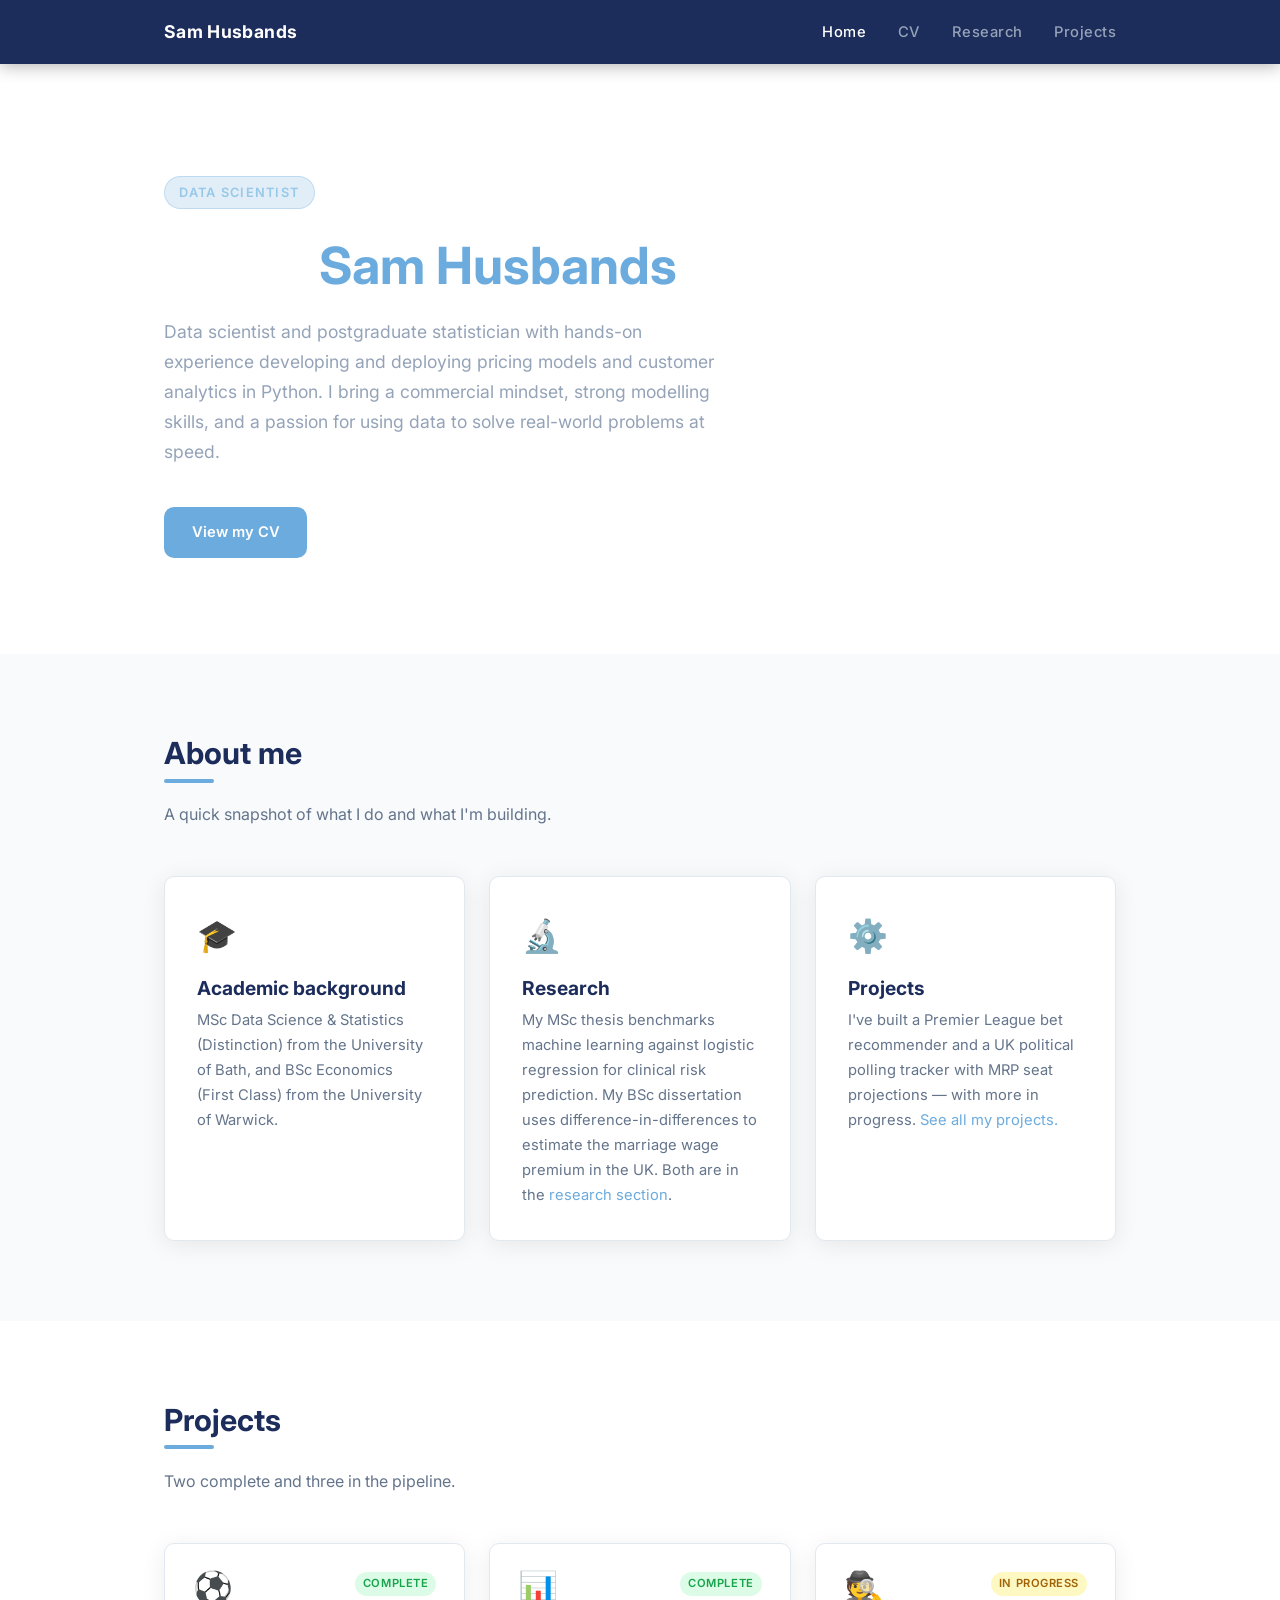
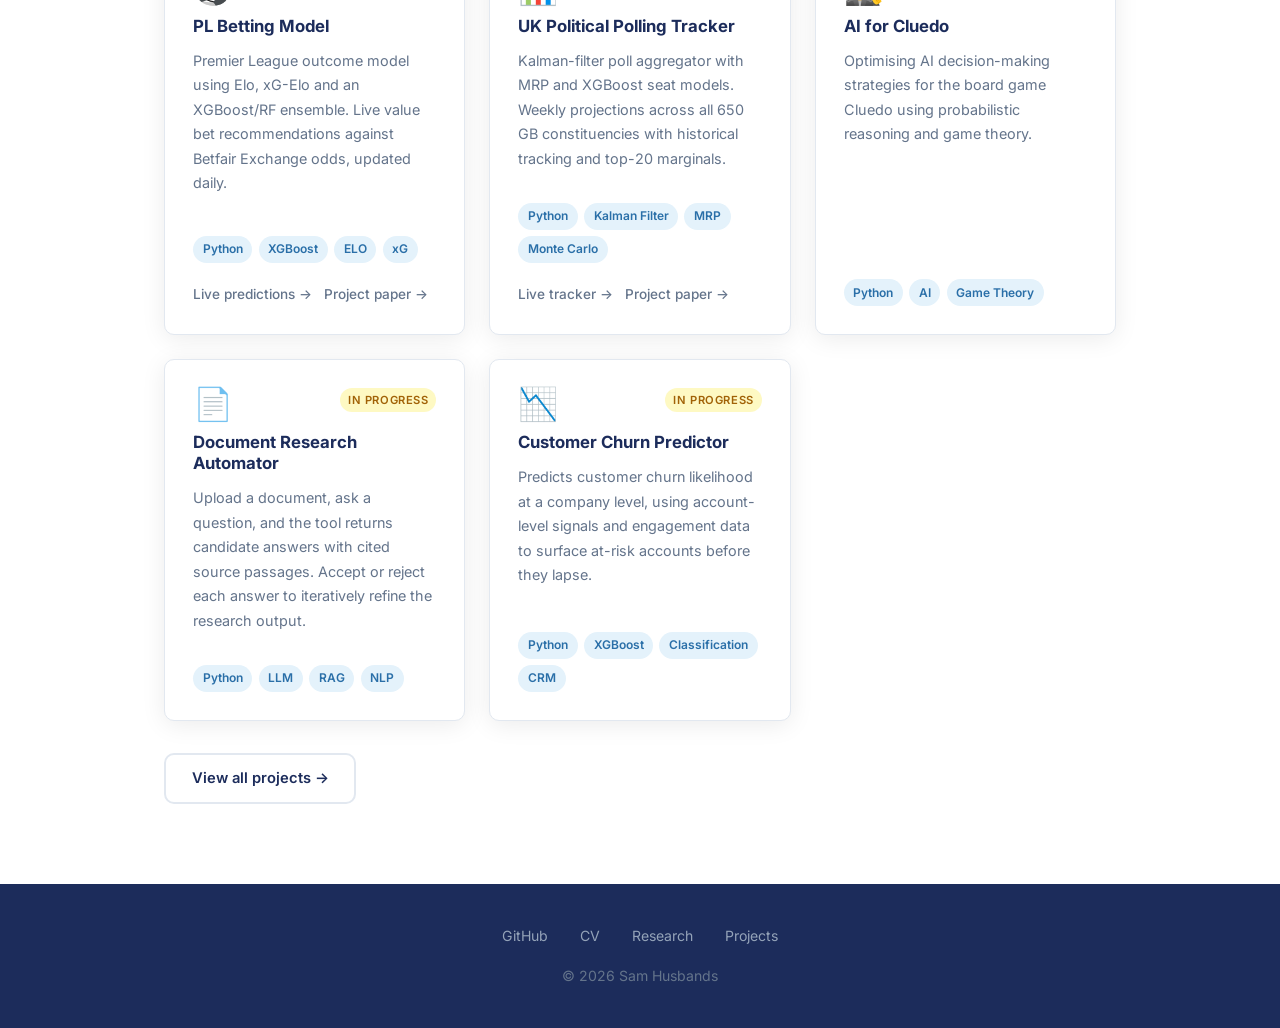
<file: index.html>
<!DOCTYPE html>
<html lang="en">
<head>
  <meta charset="UTF-8" />
  <meta name="viewport" content="width=device-width, initial-scale=1.0" />
  <title>Sam Husbands</title>
  <meta name="description" content="Sam Husbands – personal portfolio, CV, research and projects." />
  <link rel="preconnect" href="https://fonts.googleapis.com" />
  <link rel="preconnect" href="https://fonts.gstatic.com" crossorigin />
  <link href="https://fonts.googleapis.com/css2?family=Inter:wght@400;500;600;700&display=swap" rel="stylesheet" />
  <link rel="stylesheet" href="css/style.css" />
</head>
<body>

  <!-- NAV -->
  <nav>
    <div class="nav-inner">
      <a href="index.html" class="nav-logo">Sam Husbands</a>
      <ul class="nav-links" id="navLinks">
        <li><a href="index.html" class="active">Home</a></li>
        <li><a href="cv.html">CV</a></li>
        <li><a href="documents.html">Research</a></li>
        <li><a href="projects.html">Projects</a></li>
      </ul>
      <button class="nav-toggle" id="navToggle" aria-label="Toggle menu">
        <span></span><span></span><span></span>
      </button>
    </div>
  </nav>

  <!-- HERO -->
  <section class="hero">
    <div class="container">
      <div class="hero-content">
        <span class="hero-tag">Data Scientist</span>
        <h1>Hi, I'm <span>Sam Husbands</span></h1>
        <p class="hero-summary">
          Data scientist and postgraduate statistician with hands-on experience developing and deploying
          pricing models and customer analytics in Python. I bring a commercial mindset, strong modelling
          skills, and a passion for using data to solve real-world problems at speed.
        </p>
        <div class="hero-actions">
          <a href="cv.html" class="btn btn-primary">View my CV</a>
          <a href="projects.html" class="btn btn-outline">See my projects</a>
          <a href="https://github.com/SamHusbands21" target="_blank" rel="noopener" class="btn btn-outline">
            GitHub ↗
          </a>
        </div>
      </div>
    </div>
  </section>

  <!-- ABOUT SNAPSHOT -->
  <section>
    <div class="container">
      <h2 class="section-title">About me</h2>
      <p class="section-subtitle">A quick snapshot of what I do and what I'm building.</p>
      <div class="card-grid">

        <div class="card">
          <div style="font-size:2rem;margin-bottom:0.75rem;">🎓</div>
          <h3>Academic background</h3>
          <p style="color:var(--muted);font-size:0.92rem;margin-top:0.5rem;">
            MSc Data Science &amp; Statistics (Distinction) from the University of Bath, and
            BSc Economics (First Class) from the University of Warwick.
          </p>
        </div>

        <div class="card">
          <div style="font-size:2rem;margin-bottom:0.75rem;">🔬</div>
          <h3>Research</h3>
          <p style="color:var(--muted);font-size:0.92rem;margin-top:0.5rem;">
            My MSc thesis benchmarks machine learning against logistic regression for clinical risk
            prediction. My BSc dissertation uses difference-in-differences to estimate the marriage
            wage premium in the UK. Both are in the <a href="documents.html">research section</a>.
          </p>
        </div>

        <div class="card">
          <div style="font-size:2rem;margin-bottom:0.75rem;">⚙️</div>
          <h3>Projects</h3>
          <p style="color:var(--muted);font-size:0.92rem;margin-top:0.5rem;">
            I've built a Premier League bet recommender and a UK political polling
            tracker with MRP seat projections — with more in progress. <a href="projects.html">See all my projects.</a>
          </p>
        </div>

      </div>
    </div>
  </section>

  <!-- FEATURED PROJECTS PREVIEW -->
  <section>
    <div class="container">
      <h2 class="section-title">Projects</h2>
      <p class="section-subtitle">Two complete and three in the pipeline.</p>
      <div class="card-grid">

        <div class="project-card">
          <div class="project-card-header">
            <span class="project-icon">⚽</span>
            <span class="status-badge status-complete">Complete</span>
          </div>
          <h3>PL Betting Model</h3>
          <p>Premier League outcome model using Elo, xG-Elo and an XGBoost/RF ensemble. Live value bet recommendations against Betfair Exchange odds, updated daily.</p>
          <div class="tag-list">
            <span class="tag">Python</span>
            <span class="tag">XGBoost</span>
            <span class="tag">ELO</span>
            <span class="tag">xG</span>
          </div>
          <div class="project-links" style="margin-top:0.5rem;">
            <a href="betting.html">Live predictions →</a>
            <a href="betting-paper.html">Project paper →</a>
          </div>
        </div>

        <div class="project-card">
          <div class="project-card-header">
            <span class="project-icon">📊</span>
            <span class="status-badge status-complete">Complete</span>
          </div>
          <h3>UK Political Polling Tracker</h3>
          <p>Kalman-filter poll aggregator with MRP and XGBoost seat models. Weekly projections across all 650 GB constituencies with historical tracking and top-20 marginals.</p>
          <div class="tag-list">
            <span class="tag">Python</span>
            <span class="tag">Kalman Filter</span>
            <span class="tag">MRP</span>
            <span class="tag">Monte Carlo</span>
          </div>
          <div class="project-links" style="margin-top:0.5rem;">
            <a href="polling.html">Live tracker →</a>
            <a href="polling-paper.html">Project paper →</a>
          </div>
        </div>

        <div class="project-card">
          <div class="project-card-header">
            <span class="project-icon">🕵️</span>
            <span class="status-badge status-wip">In progress</span>
          </div>
          <h3>AI for Cluedo</h3>
          <p>Optimising AI decision-making strategies for the board game Cluedo using probabilistic reasoning and game theory.</p>
          <div class="tag-list">
            <span class="tag">Python</span>
            <span class="tag">AI</span>
            <span class="tag">Game Theory</span>
          </div>
        </div>

        <div class="project-card">
          <div class="project-card-header">
            <span class="project-icon">📄</span>
            <span class="status-badge status-wip">In progress</span>
          </div>
          <h3>Document Research Automator</h3>
          <p>Upload a document, ask a question, and the tool returns candidate answers with cited source passages. Accept or reject each answer to iteratively refine the research output.</p>
          <div class="tag-list">
            <span class="tag">Python</span>
            <span class="tag">LLM</span>
            <span class="tag">RAG</span>
            <span class="tag">NLP</span>
          </div>
        </div>

        <div class="project-card">
          <div class="project-card-header">
            <span class="project-icon">📉</span>
            <span class="status-badge status-wip">In progress</span>
          </div>
          <h3>Customer Churn Predictor</h3>
          <p>Predicts customer churn likelihood at a company level, using account-level signals and engagement data to surface at-risk accounts before they lapse.</p>
          <div class="tag-list">
            <span class="tag">Python</span>
            <span class="tag">XGBoost</span>
            <span class="tag">Classification</span>
            <span class="tag">CRM</span>
          </div>
        </div>

      </div>
      <div style="margin-top:2rem;">
        <a href="projects.html" class="btn btn-outline-dark">View all projects →</a>
      </div>
    </div>
  </section>

  <!-- FOOTER -->
  <footer>
    <ul class="footer-links">
      <li><a href="https://github.com/SamHusbands21" target="_blank" rel="noopener">GitHub</a></li>
      <li><a href="cv.html">CV</a></li>
      <li><a href="documents.html">Research</a></li>
      <li><a href="projects.html">Projects</a></li>
    </ul>
    <p>&copy; <span id="year"></span> Sam Husbands</p>
  </footer>

  <script>
    document.getElementById('year').textContent = new Date().getFullYear();

    const toggle = document.getElementById('navToggle');
    const links  = document.getElementById('navLinks');
    toggle.addEventListener('click', () => links.classList.toggle('open'));
  </script>
</body>
</html>
</file>
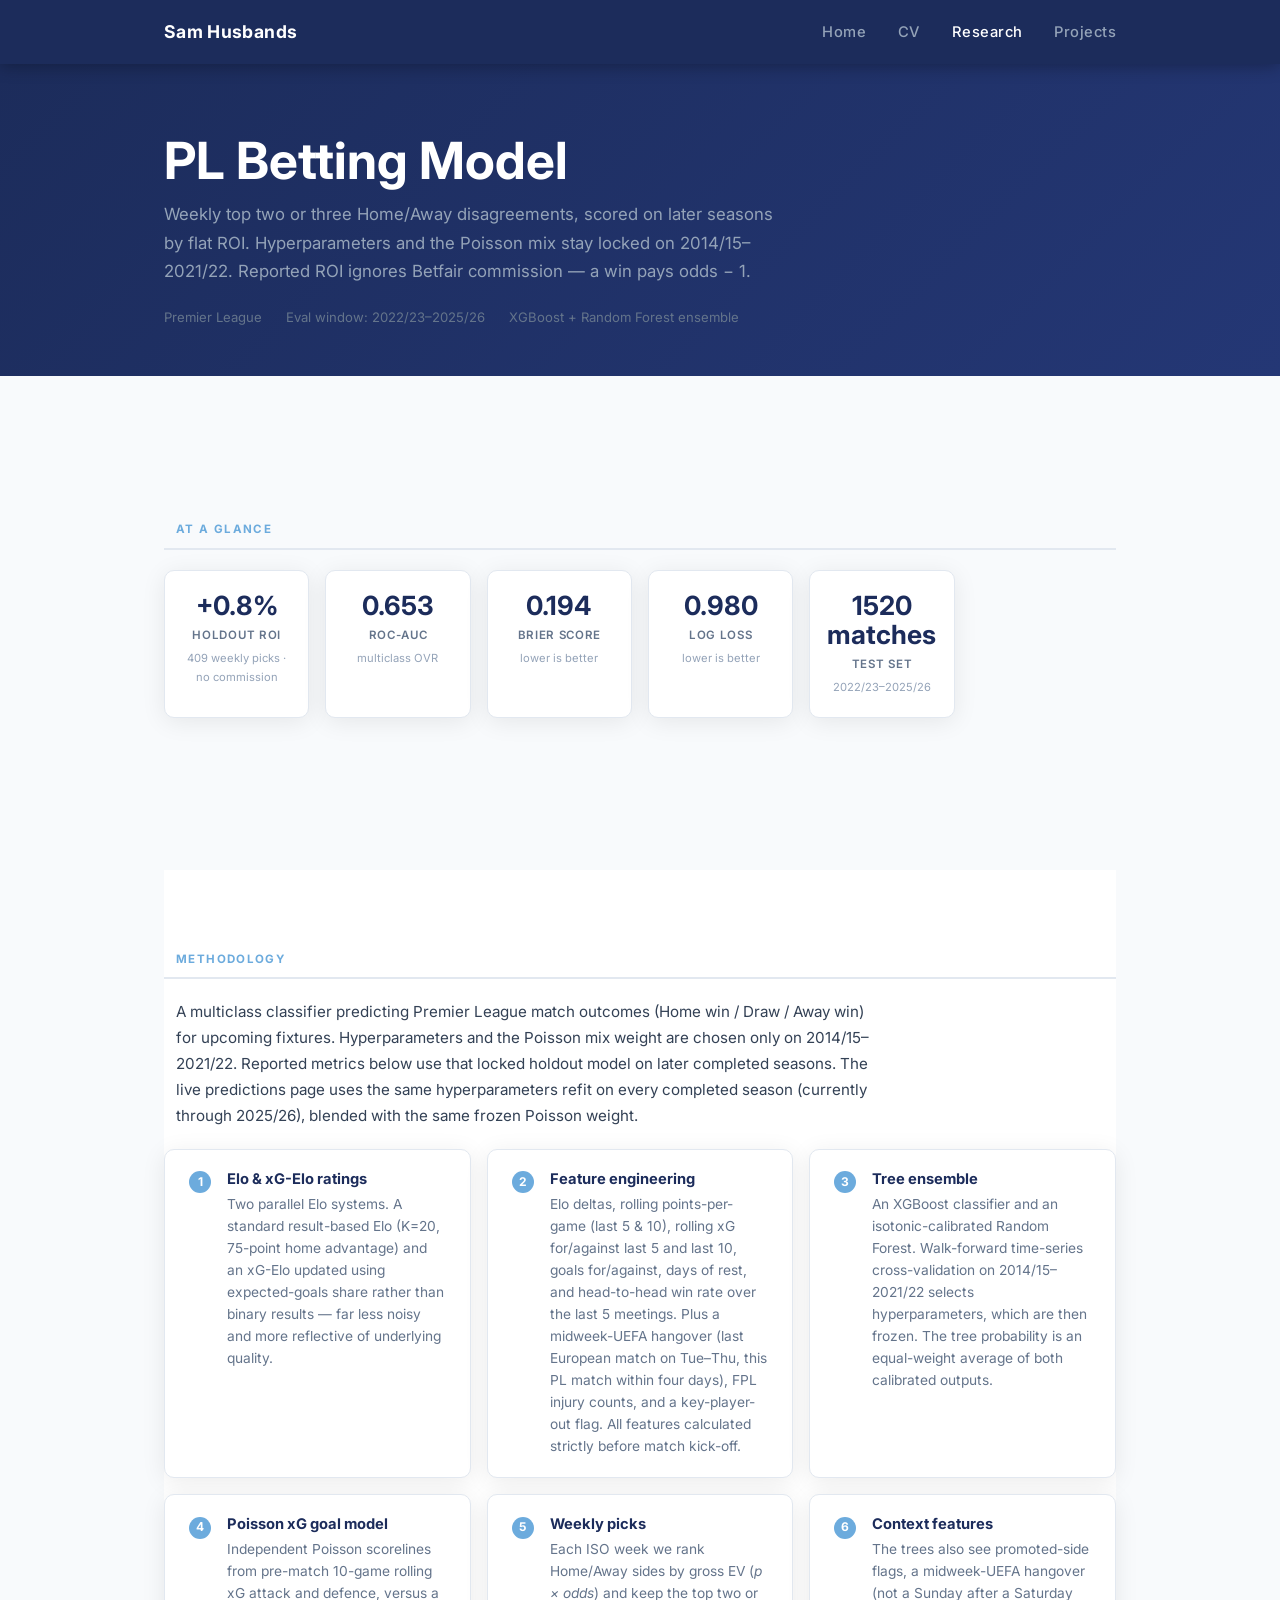
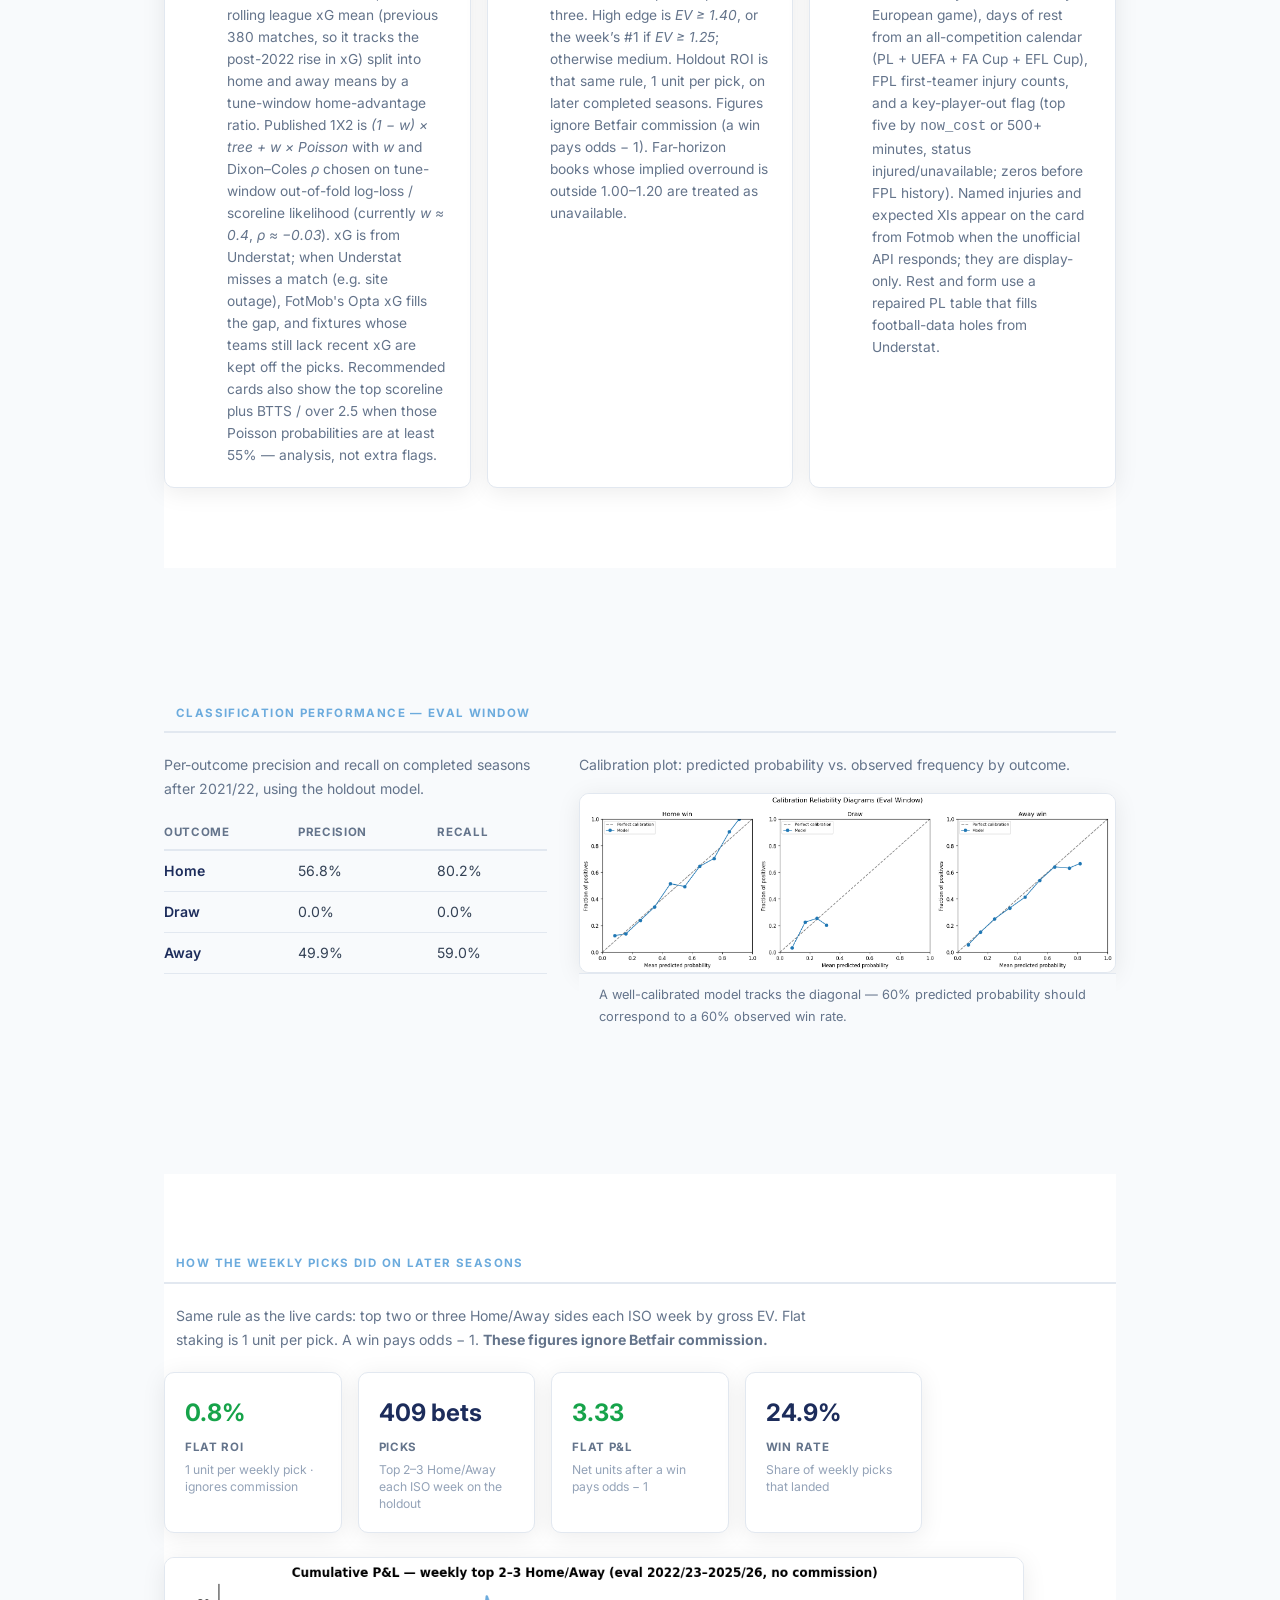
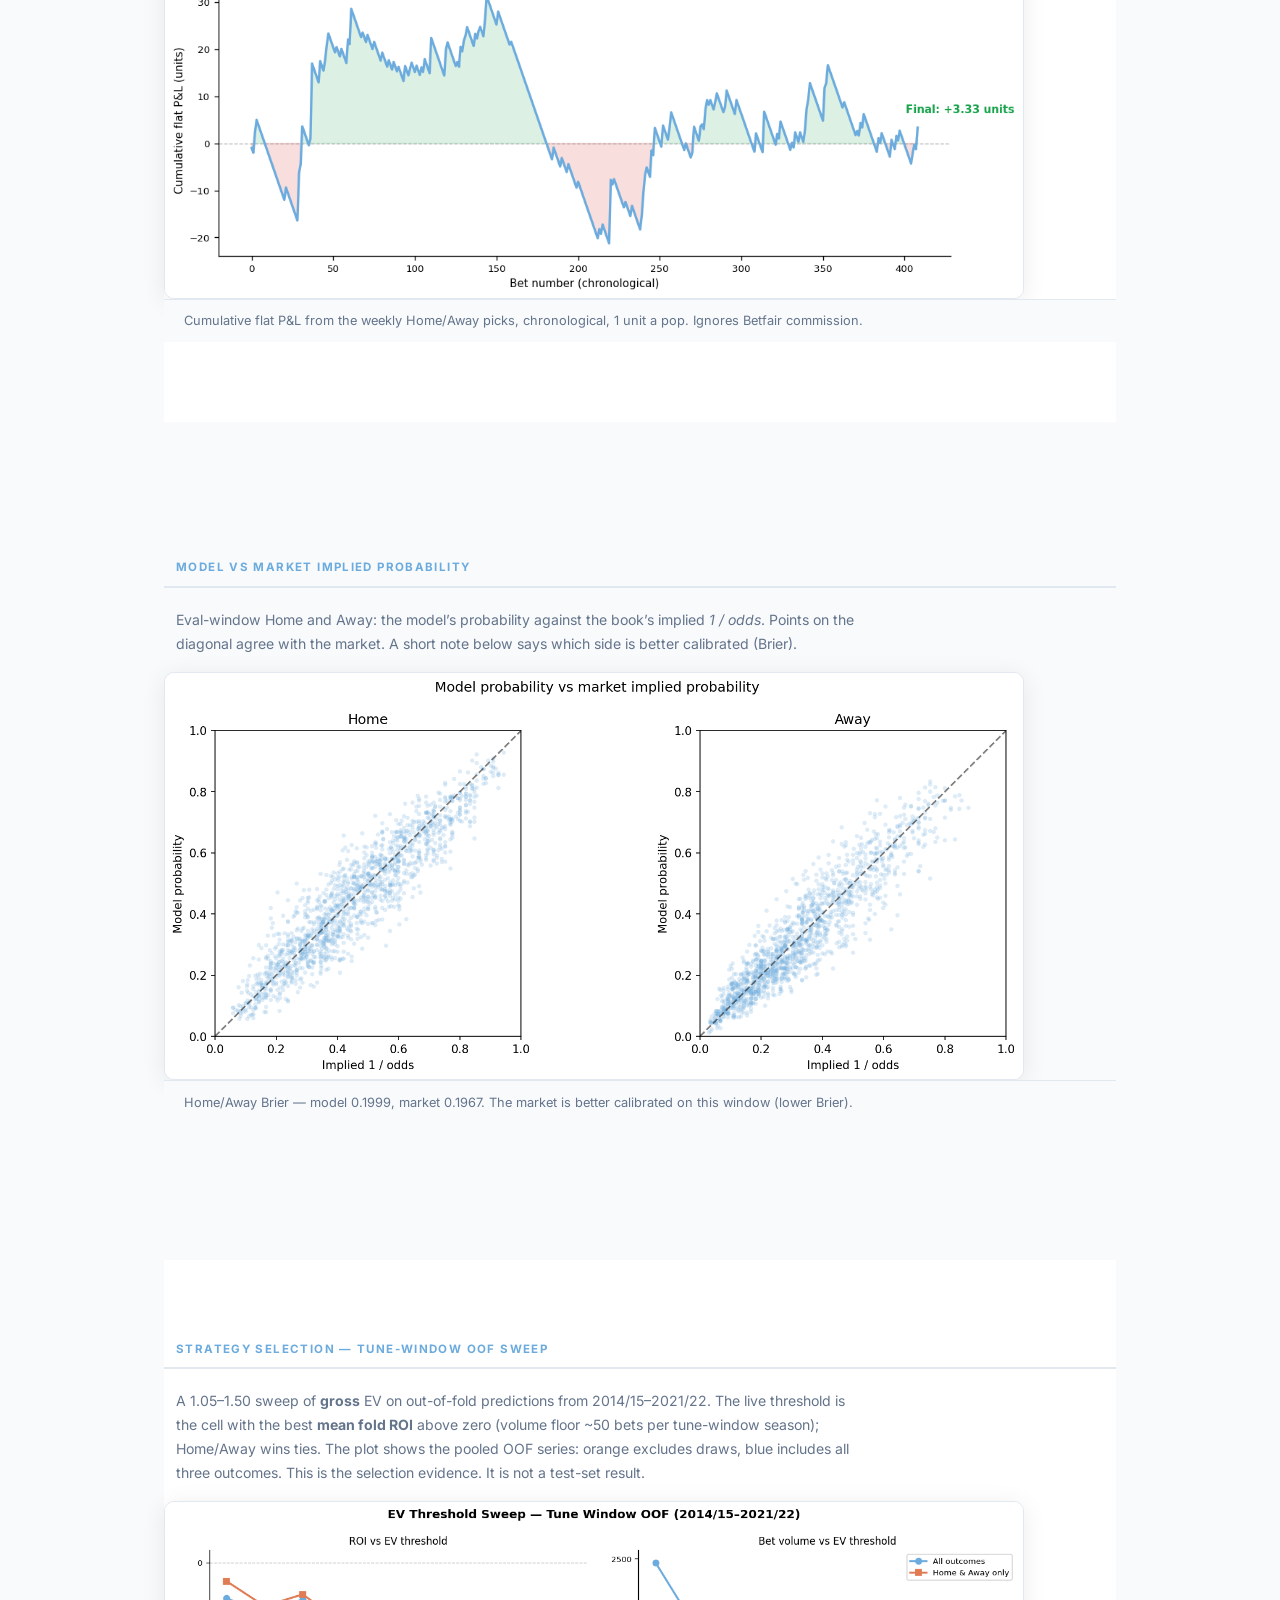
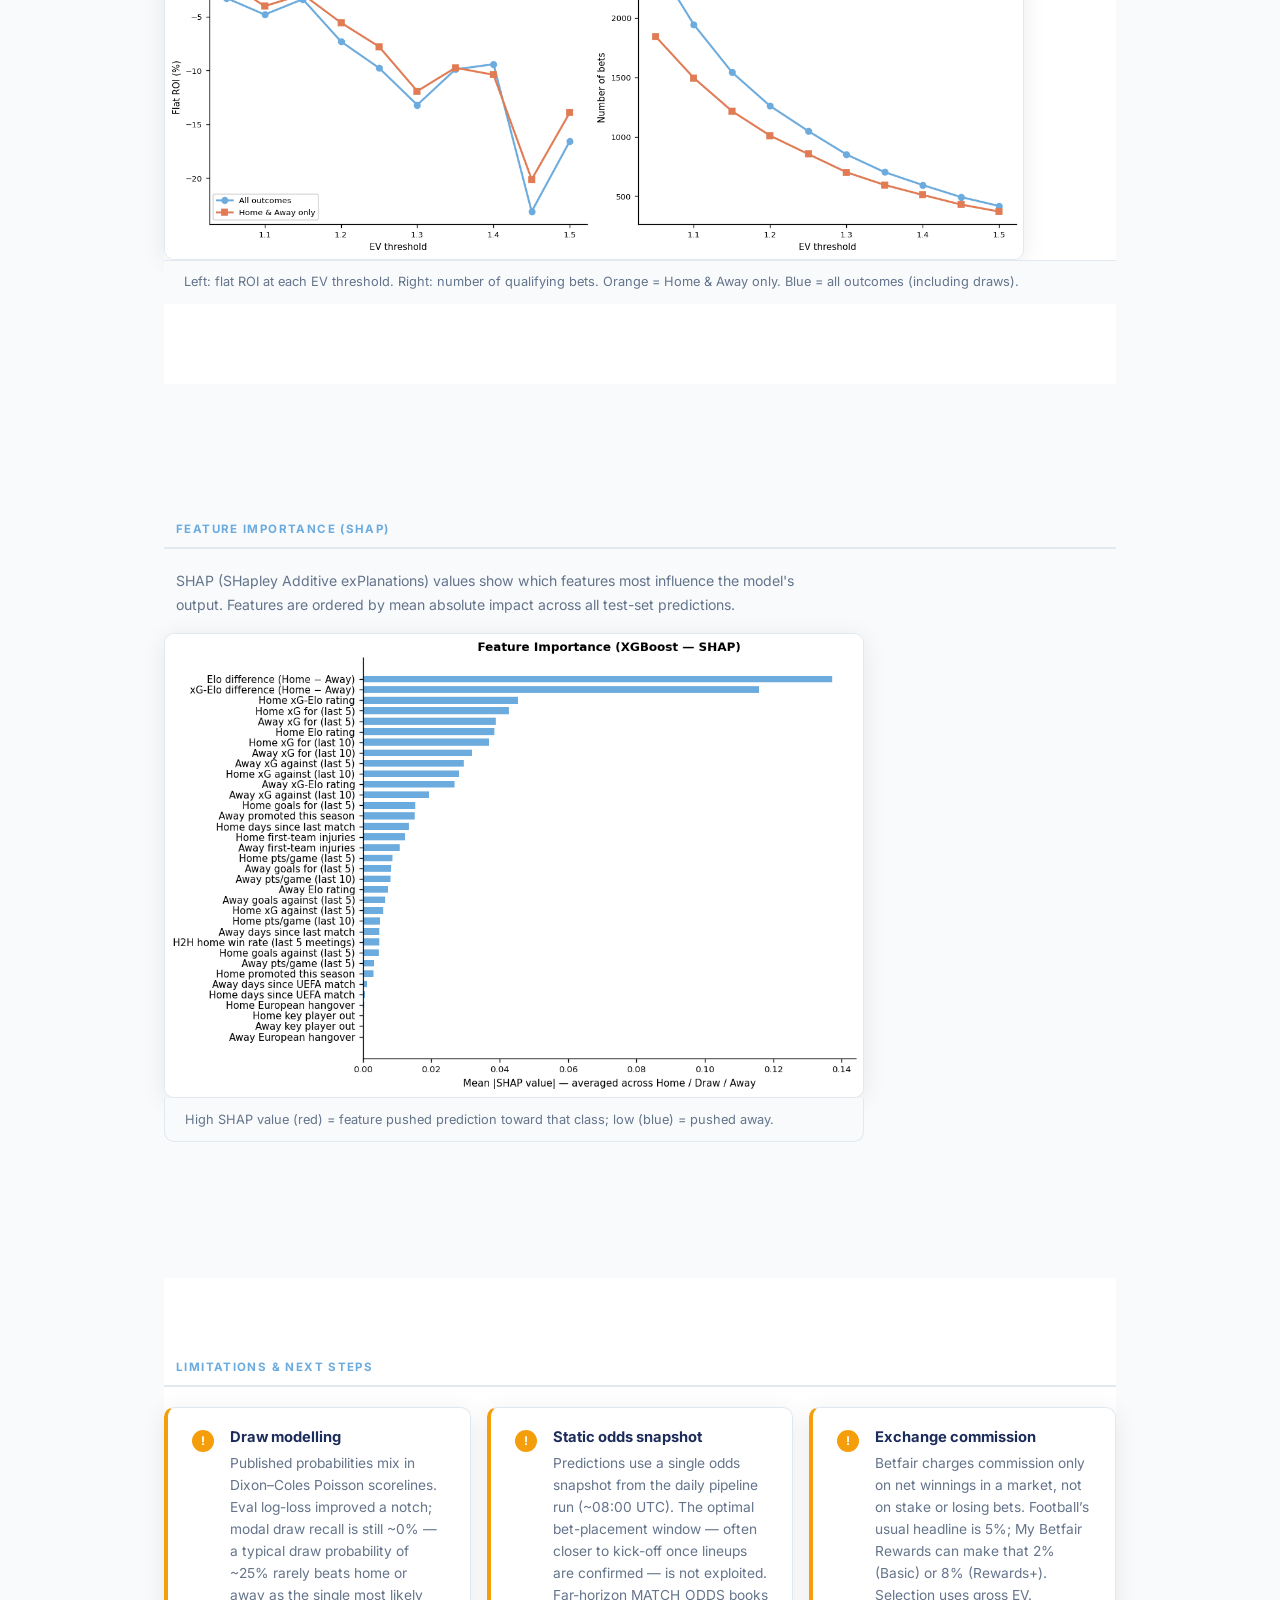
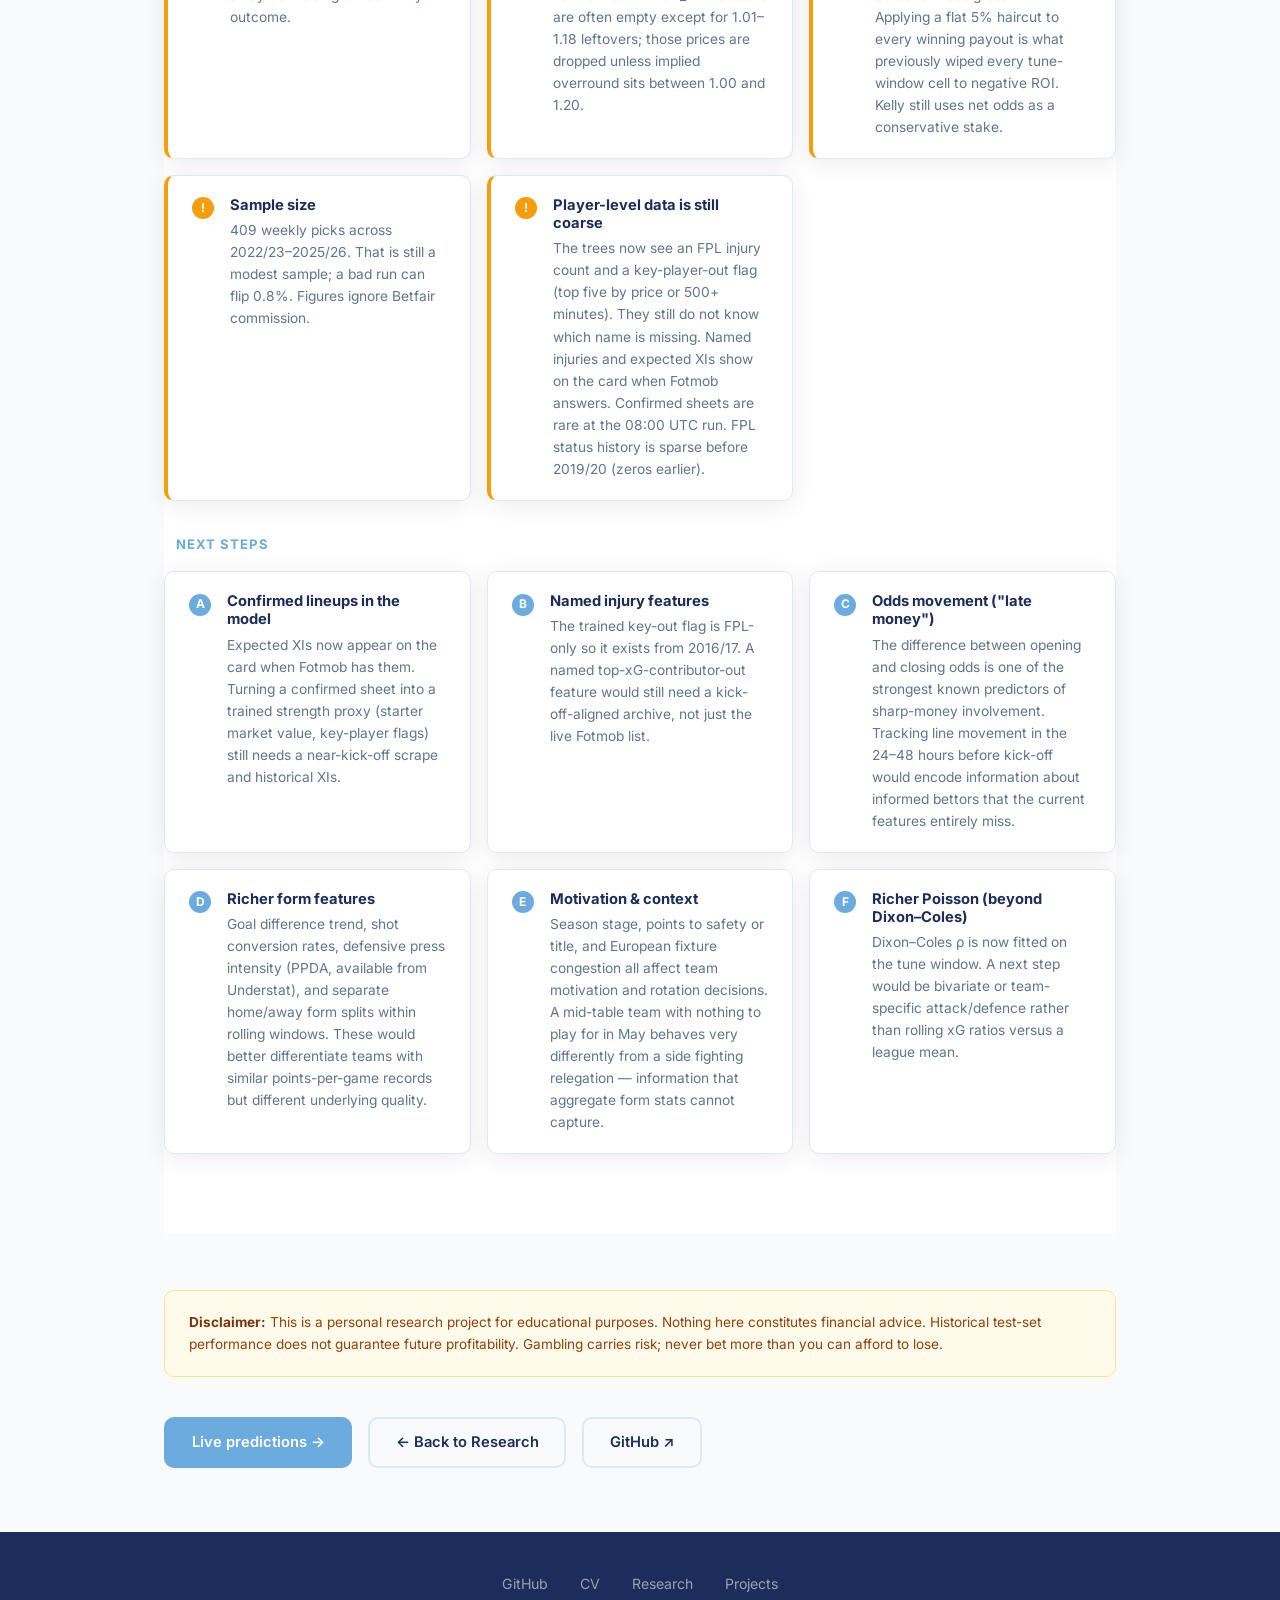
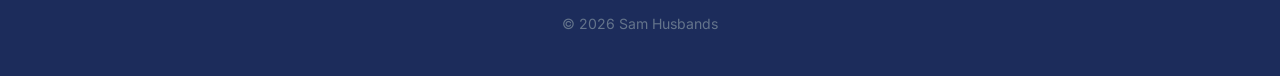
<file: betting-paper.html>
<!DOCTYPE html>
<html lang="en">
<head>
  <meta charset="UTF-8" />
  <meta name="viewport" content="width=device-width, initial-scale=1.0" />
  <title>PL Betting Model – Project Paper – Sam Husbands</title>
  <meta name="description" content="Project paper: Premier League match outcome model. Weekly top 2–3 Home/Away picks, scored on later seasons by flat ROI (commission ignored)." />
  <link rel="preconnect" href="https://fonts.googleapis.com" />
  <link rel="preconnect" href="https://fonts.gstatic.com" crossorigin />
  <link href="https://fonts.googleapis.com/css2?family=Inter:wght@400;500;600;700&display=swap" rel="stylesheet" />
  <link rel="stylesheet" href="css/style.css" />
  <style>
    /* ── Header ── */
    .paper-header {
      background: linear-gradient(135deg, var(--navy) 0%, var(--navy2) 100%);
      padding: 4rem 0 3rem;
      color: var(--white);
    }
    .paper-header h1 { color: var(--white); margin-bottom: 0.5rem; }
    .paper-header p  { color: #94a3b8; font-size: 1.05rem; max-width: 620px; }
    .paper-header .header-meta {
      display: flex;
      gap: 1.5rem;
      flex-wrap: wrap;
      margin-top: 1.25rem;
      font-size: 0.82rem;
      color: #64748b;
    }
    .paper-header .header-meta span { display: flex; align-items: center; gap: 0.3rem; }

    /* ── Body ── */
    .paper-body { padding: 4rem 0; }

    /* ── Section headings ── */
    .paper-section { margin-bottom: 3.5rem; }
    .paper-section-heading {
      font-size: 0.72rem;
      font-weight: 700;
      text-transform: uppercase;
      letter-spacing: 0.12em;
      color: var(--blue);
      margin-bottom: 1.25rem;
      padding-bottom: 0.5rem;
      border-bottom: 2px solid var(--mid);
    }

    /* ── At-a-glance metric tiles ── */
    .metric-tiles {
      display: grid;
      grid-template-columns: repeat(auto-fill, minmax(140px, 1fr));
      gap: 1rem;
      margin-bottom: 1rem;
    }
    .metric-tile {
      background: var(--white);
      border: 1px solid var(--mid);
      border-radius: var(--radius);
      padding: 1.25rem 1rem;
      text-align: center;
      box-shadow: var(--shadow);
    }
    .metric-tile .tile-val {
      font-size: 1.65rem;
      font-weight: 700;
      color: var(--navy);
      line-height: 1.1;
    }
    .metric-tile .tile-val.pending { color: var(--muted); font-size: 1.2rem; }
    .metric-tile .tile-label {
      font-size: 0.72rem;
      font-weight: 600;
      text-transform: uppercase;
      letter-spacing: 0.06em;
      color: var(--muted);
      margin-top: 0.4rem;
    }
    .metric-tile .tile-sub {
      font-size: 0.7rem;
      color: #94a3b8;
      margin-top: 0.2rem;
    }

    /* ── Methodology bullets ── */
    .method-steps {
      display: grid;
      grid-template-columns: repeat(auto-fill, minmax(260px, 1fr));
      gap: 1rem;
      margin-top: 1rem;
    }
    .method-step {
      background: var(--white);
      border: 1px solid var(--mid);
      border-radius: var(--radius);
      padding: 1.25rem 1.5rem;
      display: flex;
      gap: 1rem;
      align-items: flex-start;
      box-shadow: var(--shadow);
    }
    .method-step-num {
      font-size: 0.75rem;
      font-weight: 700;
      color: var(--white);
      background: var(--blue);
      border-radius: 50%;
      width: 22px;
      height: 22px;
      display: flex;
      align-items: center;
      justify-content: center;
      flex-shrink: 0;
      margin-top: 0.1rem;
    }
    .method-step-body h4 {
      font-size: 0.92rem;
      color: var(--navy);
      margin-bottom: 0.3rem;
    }
    .method-step-body p {
      font-size: 0.86rem;
      color: var(--muted);
      line-height: 1.6;
      margin-bottom: 0;
    }

    /* ── Precision / recall table ── */
    .pr-table {
      width: 100%;
      max-width: 440px;
      border-collapse: collapse;
      font-size: 0.88rem;
    }
    .pr-table th {
      font-size: 0.72rem;
      font-weight: 700;
      text-transform: uppercase;
      letter-spacing: 0.06em;
      color: var(--muted);
      padding: 0.4rem 1rem 0.4rem 0;
      border-bottom: 2px solid var(--mid);
      text-align: left;
    }
    .pr-table td {
      padding: 0.5rem 1rem 0.5rem 0;
      border-bottom: 1px solid var(--mid);
      color: var(--text);
    }
    .pr-table td:first-child { font-weight: 600; color: var(--navy); }
    .pr-table .pending-cell { color: var(--muted); font-style: italic; }

    /* ── Plot containers ── */
    .plot-frame {
      background: var(--white);
      border: 1px solid var(--mid);
      border-radius: var(--radius);
      overflow: hidden;
      box-shadow: var(--shadow);
      margin-top: 1rem;
    }
    .plot-frame img {
      width: 100%;
      display: block;
    }
    .plot-placeholder {
      padding: 3.5rem 2rem;
      text-align: center;
      color: var(--muted);
    }
    .plot-placeholder .ph-icon { font-size: 2rem; margin-bottom: 0.75rem; }
    .plot-placeholder p { font-size: 0.88rem; margin-bottom: 0; }
    .plot-caption {
      font-size: 0.8rem;
      color: var(--muted);
      padding: 0.65rem 1.25rem;
      border-top: 1px solid var(--mid);
      background: var(--light);
    }

    /* ── Two-column layout for metrics + plot ── */
    .metrics-plot-row {
      display: grid;
      grid-template-columns: 1fr 1.4fr;
      gap: 2rem;
      align-items: start;
      margin-top: 1rem;
    }
    @media (max-width: 700px) {
      .metrics-plot-row { grid-template-columns: 1fr; }
    }

    /* ── Gambling performance ── */
    .gambling-tiles {
      display: grid;
      grid-template-columns: repeat(auto-fill, minmax(160px, 1fr));
      gap: 1rem;
      margin-bottom: 1.25rem;
    }
    .gambling-tile {
      background: var(--white);
      border: 1px solid var(--mid);
      border-radius: var(--radius);
      padding: 1.25rem;
      box-shadow: var(--shadow);
    }
    .gambling-tile .gt-val {
      font-size: 1.5rem;
      font-weight: 700;
      color: var(--navy);
    }
    .gambling-tile .gt-val.positive { color: #16a34a; }
    .gambling-tile .gt-val.negative { color: #dc2626; }
    .gambling-tile .gt-val.pending  { color: var(--muted); font-size: 1.15rem; }
    .gambling-tile .gt-label {
      font-size: 0.72rem;
      font-weight: 700;
      text-transform: uppercase;
      letter-spacing: 0.06em;
      color: var(--muted);
      margin-top: 0.3rem;
    }
    .gambling-tile .gt-desc {
      font-size: 0.76rem;
      color: #94a3b8;
      margin-top: 0.2rem;
      line-height: 1.4;
    }

    /* ── Info note ── */
    .info-note {
      background: var(--light);
      border: 1px solid var(--mid);
      border-left: 4px solid var(--blue);
      border-radius: var(--radius);
      padding: 1rem 1.25rem;
      font-size: 0.85rem;
      color: var(--muted);
      margin-top: 1rem;
    }

    /* ── Disclaimer ── */
    .disclaimer {
      background: #fffbeb;
      border: 1px solid #fde68a;
      border-radius: var(--radius);
      padding: 1.25rem 1.5rem;
      color: #92400e;
      font-size: 0.85rem;
      line-height: 1.65;
      margin-top: 2rem;
    }
    .disclaimer strong { color: #78350f; }

    /* ── Section prose margins ── */
    .paper-section-heading,
    .paper-section > p,
    .paper-section > .info-note {
      padding-left: 0.75rem;
      padding-right: 0.75rem;
    }

    /* ── Nav actions ── */
    .paper-actions {
      display: flex;
      gap: 1rem;
      flex-wrap: wrap;
      margin-top: 2.5rem;
    }
  </style>
</head>
<body>

  <!-- NAV -->
  <nav>
    <div class="nav-inner">
      <a href="index.html" class="nav-logo">Sam Husbands</a>
      <ul class="nav-links" id="navLinks">
        <li><a href="index.html">Home</a></li>
        <li><a href="cv.html">CV</a></li>
        <li><a href="documents.html" class="active">Research</a></li>
        <li><a href="projects.html">Projects</a></li>
      </ul>
      <button class="nav-toggle" id="navToggle" aria-label="Toggle menu">
        <span></span><span></span><span></span>
      </button>
    </div>
  </nav>

  <!-- PAGE HEADER -->
  <div class="paper-header">
    <div class="container">
      <h1>PL Betting Model</h1>
      <p>Weekly top two or three Home/Away disagreements, scored on later seasons by flat ROI. Hyperparameters and the Poisson mix stay locked on 2014/15–2021/22. Reported ROI ignores Betfair commission — a win pays odds − 1.</p>
      <div class="header-meta">
        <span>Premier League</span>
        <span id="headerEvalSeasons">Eval window: 2022/23–2025/26</span>
        <span>XGBoost + Random Forest ensemble</span>
      </div>
    </div>
  </div>

  <!-- PAPER BODY -->
  <div class="paper-body">
    <div class="container">

      <!-- AT A GLANCE -->
      <section class="paper-section">
        <div class="paper-section-heading">At a glance</div>
        <div class="metric-tiles" id="glanceTiles">
          <!-- Populated by JS -->
        </div>
      </section>

      <!-- METHODOLOGY -->
      <section class="paper-section">
        <div class="paper-section-heading">Methodology</div>
        <p style="font-size:0.95rem; color:var(--text); margin-bottom:1.25rem; max-width:720px;">
          A multiclass classifier predicting Premier League match outcomes (Home win / Draw / Away win) for upcoming fixtures.
          Hyperparameters and the Poisson mix weight are chosen only on 2014/15–2021/22. Reported metrics below
          use that locked holdout model on later completed seasons. The live predictions page uses the same hyperparameters
          refit on every completed season (currently through 2025/26), blended with the same frozen Poisson weight.
        </p>
        <div class="method-steps">
          <div class="method-step">
            <div class="method-step-num">1</div>
            <div class="method-step-body">
              <h4>Elo &amp; xG-Elo ratings</h4>
              <p>Two parallel Elo systems. A standard result-based Elo (K=20, 75-point home advantage) and an xG-Elo updated using expected-goals share rather than binary results — far less noisy and more reflective of underlying quality.</p>
            </div>
          </div>
          <div class="method-step">
            <div class="method-step-num">2</div>
            <div class="method-step-body">
              <h4>Feature engineering</h4>
              <p>Elo deltas, rolling points-per-game (last 5 &amp; 10), rolling xG for/against last 5 and last 10, goals for/against, days of rest, and head-to-head win rate over the last 5 meetings. Plus a midweek-UEFA hangover (last European match on Tue–Thu, this PL match within four days), FPL injury counts, and a key-player-out flag. All features calculated strictly before match kick-off.</p>
            </div>
          </div>
          <div class="method-step">
            <div class="method-step-num">3</div>
            <div class="method-step-body">
              <h4>Tree ensemble</h4>
              <p>An XGBoost classifier and an isotonic-calibrated Random Forest. Walk-forward time-series cross-validation on 2014/15–2021/22 selects hyperparameters, which are then frozen. The tree probability is an equal-weight average of both calibrated outputs.</p>
            </div>
          </div>
          <div class="method-step">
            <div class="method-step-num">4</div>
            <div class="method-step-body">
              <h4>Poisson xG goal model</h4>
              <p>Independent Poisson scorelines from pre-match 10-game rolling xG attack and defence, versus a rolling league xG mean (previous 380 matches, so it tracks the post-2022 rise in xG) split into home and away means by a tune-window home-advantage ratio.
              Published 1X2 is <em>(1 − w) × tree + w × Poisson</em> with <em>w</em> and Dixon–Coles <em>ρ</em> chosen on tune-window out-of-fold log-loss / scoreline likelihood (currently <em>w ≈ 0.4</em>, <em>ρ ≈ −0.03</em>).
              xG is from Understat; when Understat misses a match (e.g. site outage), FotMob's Opta xG fills the gap, and fixtures whose teams still lack recent xG are kept off the picks. Recommended cards also show the top scoreline plus BTTS / over 2.5 when those Poisson probabilities are at least 55% — analysis, not extra flags.</p>
            </div>
          </div>
          <div class="method-step">
            <div class="method-step-num">5</div>
            <div class="method-step-body">
              <h4>Weekly picks</h4>
              <p>Each ISO week we rank Home/Away sides by gross EV (<em>p × odds</em>) and keep the top two or three.
              High edge is <em>EV ≥ 1.40</em>, or the week’s #1 if <em>EV ≥ 1.25</em>; otherwise medium.
              Holdout ROI is that same rule, 1 unit per pick, on later completed seasons.
              Figures ignore Betfair commission (a win pays odds − 1).
              Far-horizon books whose implied overround is outside 1.00–1.20 are treated as unavailable.</p>
            </div>
          </div>
          <div class="method-step">
            <div class="method-step-num">6</div>
            <div class="method-step-body">
              <h4>Context features</h4>
              <p>The trees also see promoted-side flags, a midweek-UEFA hangover (not a Sunday after a Saturday European game), days of rest from an all-competition calendar (PL + UEFA + FA Cup + EFL Cup), FPL first-teamer injury counts, and a key-player-out flag (top five by <code>now_cost</code> or 500+ minutes, status injured/unavailable; zeros before FPL history). Named injuries and expected XIs appear on the card from Fotmob when the unofficial API responds; they are display-only. Rest and form use a repaired PL table that fills football-data holes from Understat.</p>
            </div>
          </div>
        </div>
      </section>

      <!-- CLASSIFICATION PERFORMANCE -->
      <section class="paper-section">
        <div class="paper-section-heading">Classification performance — eval window</div>
        <div class="metrics-plot-row">

          <div>
            <p style="font-size:0.88rem; color:var(--muted); margin-bottom:1rem;">Per-outcome precision and recall on completed seasons after 2021/22, using the holdout model.</p>
            <table class="pr-table" id="prTable">
              <thead>
                <tr>
                  <th>Outcome</th>
                  <th>Precision</th>
                  <th>Recall</th>
                </tr>
              </thead>
              <tbody id="prTableBody">
                <!-- Populated by JS -->
              </tbody>
            </table>

            <div class="info-note" id="prNote" style="display:none;">
              Metrics will populate here once <code>evaluate.py</code> has been run and
              <code>data/evaluation.json</code> updated.
            </div>
          </div>

          <div>
            <p style="font-size:0.88rem; color:var(--muted); margin-bottom:0.5rem;">Calibration plot: predicted probability vs. observed frequency by outcome.</p>
            <div class="plot-frame" id="calibrationFrame">
              <img id="calibrationImg"
                   src="data/calibration.png"
                   alt="Calibration curve"
                   style="display:none;"
                   onload="this.style.display='block'; document.getElementById('calibrationPh').style.display='none';" />
              <div id="calibrationPh" class="plot-placeholder">
                <div class="ph-icon">📈</div>
                <p>Calibration plot will appear here once generated by the model pipeline.</p>
              </div>
            </div>
            <div class="plot-caption">
              A well-calibrated model tracks the diagonal — 60% predicted probability should correspond to a 60% observed win rate.
            </div>
          </div>

        </div>
      </section>

      <!-- GAMBLING PERFORMANCE -->
      <section class="paper-section">
        <div class="paper-section-heading" id="gamblingHeading">How the weekly picks did on later seasons</div>
        <p style="font-size:0.88rem; color:var(--muted); margin-bottom:1.25rem; max-width:680px;" id="gamblingIntro">
          Same rule as the live cards: top two or three Home/Away sides each ISO week by gross EV.
          Flat staking is 1 unit per pick. A win pays odds − 1.
          <strong>These figures ignore Betfair commission.</strong>
        </p>
        <div class="gambling-tiles" id="gamblingTiles">
          <!-- Populated by JS -->
        </div>
        <div class="plot-frame" id="pnlFrame" style="max-width:860px; margin-top:1.5rem;">
          <img id="pnlImg"
               src="data/pnl_curve.png"
               alt="Cumulative P&L curve"
               style="display:none;"
               onload="this.style.display='block'; document.getElementById('pnlPh').style.display='none';" />
          <div id="pnlPh" class="plot-placeholder">
            <div class="ph-icon">📈</div>
            <p>Cumulative P&amp;L chart will appear here once generated by the model pipeline.</p>
          </div>
        </div>
        <div class="plot-caption" id="roiCaption">
          Cumulative flat P&amp;L from the weekly Home/Away picks, chronological, 1 unit a pop.
          Ignores Betfair commission.
        </div>
      </section>

      <!-- MARKET CALIBRATION -->
      <section class="paper-section">
        <div class="paper-section-heading">Model vs market implied probability</div>
        <p style="font-size:0.88rem; color:var(--muted); margin-bottom:0.75rem; max-width:720px;" id="marketCalIntro">
          Eval-window Home and Away: the model’s probability against the book’s implied <em>1 / odds</em>.
          Points on the diagonal agree with the market. A short note below says which side is better calibrated (Brier).
        </p>
        <div class="plot-frame" id="marketCalFrame" style="max-width:860px;">
          <img id="marketCalImg"
               src="data/market_calibration.png"
               alt="Model probability versus implied 1/odds"
               style="display:none;"
               onload="this.style.display='block'; document.getElementById('marketCalPh').style.display='none';" />
          <div id="marketCalPh" class="plot-placeholder">
            <div class="ph-icon">📐</div>
            <p>Market calibration plot will appear here once generated by the model pipeline.</p>
          </div>
        </div>
        <div class="plot-caption" id="marketCalCaption">
          Home and Away only. Draws are omitted because weekly picks never flag them.
        </div>
      </section>

      <!-- THRESHOLD SWEEP -->
      <section class="paper-section">
        <div class="paper-section-heading">Strategy selection — tune-window OOF sweep</div>
        <p style="font-size:0.88rem; color:var(--muted); margin-bottom:1rem; max-width:700px;">
          A 1.05–1.50 sweep of <strong>gross</strong> EV on out-of-fold predictions from
          2014/15–2021/22. The live threshold is the cell with the best <strong>mean fold ROI</strong>
          above zero (volume floor ~50 bets per tune-window season); Home/Away wins ties.
          The plot shows the pooled OOF series: orange excludes draws, blue includes all three
          outcomes. This is the selection evidence. It is not a test-set result.
        </p>
        <div class="plot-frame" id="sweepFrame" style="max-width:860px;">
          <img id="sweepImg"
               src="data/threshold_sweep.png"
               alt="EV threshold sweep"
               style="display:none;"
               onload="this.style.display='block'; document.getElementById('sweepPh').style.display='none';" />
          <div id="sweepPh" class="plot-placeholder">
            <div class="ph-icon">🔬</div>
            <p>Threshold sweep plot will appear here once generated by the model pipeline.</p>
          </div>
        </div>
        <div class="plot-caption">
          Left: flat ROI at each EV threshold. Right: number of qualifying bets.
          Orange = Home &amp; Away only. Blue = all outcomes (including draws).
        </div>
      </section>

      <!-- SHAP / FEATURE IMPORTANCE -->
      <section class="paper-section">
        <div class="paper-section-heading">Feature importance (SHAP)</div>
        <p style="font-size:0.88rem; color:var(--muted); margin-bottom:0.5rem; max-width:680px;">
          SHAP (SHapley Additive exPlanations) values show which features most influence the model's output.
          Features are ordered by mean absolute impact across all test-set predictions.
        </p>
        <div class="plot-frame" id="shapFrame" style="max-width:700px;">
          <img id="shapImg"
               src="data/shap_summary.png"
               alt="SHAP summary plot"
               style="display:none;"
               onload="this.style.display='block'; document.getElementById('shapPh').style.display='none';" />
          <div id="shapPh" class="plot-placeholder">
            <div class="ph-icon">🔍</div>
            <p>SHAP summary plot will appear here once generated by the model pipeline.</p>
          </div>
        </div>
        <div class="plot-caption" style="max-width:700px; border:1px solid var(--mid); border-top:none; border-radius:0 0 var(--radius) var(--radius); background:var(--light); padding:0.65rem 1.25rem; font-size:0.8rem; color:var(--muted);">
          High SHAP value (red) = feature pushed prediction toward that class; low (blue) = pushed away.
        </div>
      </section>

      <!-- LIMITATIONS & NEXT STEPS -->
      <section class="paper-section">
        <div class="paper-section-heading">Limitations &amp; next steps</div>

        <div class="method-steps" style="margin-bottom:2rem;">

          <div class="method-step" style="border-left:4px solid #f59e0b;">
            <div class="method-step-num" style="background:#f59e0b;">!</div>
            <div class="method-step-body">
              <h4>Draw modelling</h4>
              <p>Published probabilities mix in Dixon–Coles Poisson scorelines. Eval log-loss improved a notch; modal draw recall is still ~0% — a typical draw probability of ~25% rarely beats home or away as the single most likely outcome.</p>
            </div>
          </div>

          <div class="method-step" style="border-left:4px solid #f59e0b;">
            <div class="method-step-num" style="background:#f59e0b;">!</div>
            <div class="method-step-body">
              <h4>Static odds snapshot</h4>
              <p>Predictions use a single odds snapshot from the daily pipeline run (~08:00 UTC). The optimal bet-placement window — often closer to kick-off once lineups are confirmed — is not exploited. Far-horizon MATCH_ODDS books are often empty except for 1.01–1.18 leftovers; those prices are dropped unless implied overround sits between 1.00 and 1.20.</p>
            </div>
          </div>

          <div class="method-step" style="border-left:4px solid #f59e0b;">
            <div class="method-step-num" style="background:#f59e0b;">!</div>
            <div class="method-step-body">
              <h4>Exchange commission</h4>
              <p>Betfair charges commission only on net winnings in a market, not on stake or losing bets. Football’s usual headline is 5%; My Betfair Rewards can make that 2% (Basic) or 8% (Rewards+). Selection uses gross EV. Applying a flat 5% haircut to every winning payout is what previously wiped every tune-window cell to negative ROI. Kelly still uses net odds as a conservative stake.</p>
            </div>
          </div>

          <div class="method-step" style="border-left:4px solid #f59e0b;">
            <div class="method-step-num" style="background:#f59e0b;">!</div>
            <div class="method-step-body">
              <h4>Sample size</h4>
              <p id="sampleSizeNote">Qualifying bets across the eval window are a modest sample; confidence intervals on ROI remain wide. A single bad variance run can flip a small positive ROI to negative. The eval window now includes every completed season after 2021/22.</p>
            </div>
          </div>

          <div class="method-step" style="border-left:4px solid #f59e0b;">
            <div class="method-step-num" style="background:#f59e0b;">!</div>
            <div class="method-step-body">
              <h4>Player-level data is still coarse</h4>
              <p>The trees now see an FPL injury count and a key-player-out flag (top five by price or 500+ minutes). They still do not know which name is missing. Named injuries and expected XIs show on the card when Fotmob answers. Confirmed sheets are rare at the 08:00 UTC run. FPL status history is sparse before 2019/20 (zeros earlier).</p>
            </div>
          </div>

        </div>

        <p style="font-size:0.82rem; font-weight:700; text-transform:uppercase; letter-spacing:0.08em; color:var(--blue); margin-bottom:1rem;">Next steps</p>

        <div class="method-steps">

          <div class="method-step">
            <div class="method-step-num">A</div>
            <div class="method-step-body">
              <h4>Confirmed lineups in the model</h4>
              <p>Expected XIs now appear on the card when Fotmob has them. Turning a confirmed sheet into a trained strength proxy (starter market value, key-player flags) still needs a near-kick-off scrape and historical XIs.</p>
            </div>
          </div>

          <div class="method-step">
            <div class="method-step-num">B</div>
            <div class="method-step-body">
              <h4>Named injury features</h4>
              <p>The trained key-out flag is FPL-only so it exists from 2016/17. A named top-xG-contributor-out feature would still need a kick-off-aligned archive, not just the live Fotmob list.</p>
            </div>
          </div>

          <div class="method-step">
            <div class="method-step-num">C</div>
            <div class="method-step-body">
              <h4>Odds movement ("late money")</h4>
              <p>The difference between opening and closing odds is one of the strongest known predictors of sharp-money involvement. Tracking line movement in the 24–48 hours before kick-off would encode information about informed bettors that the current features entirely miss.</p>
            </div>
          </div>

          <div class="method-step">
            <div class="method-step-num">D</div>
            <div class="method-step-body">
              <h4>Richer form features</h4>
              <p>Goal difference trend, shot conversion rates, defensive press intensity (PPDA, available from Understat), and separate home/away form splits within rolling windows. These would better differentiate teams with similar points-per-game records but different underlying quality.</p>
            </div>
          </div>

          <div class="method-step">
            <div class="method-step-num">E</div>
            <div class="method-step-body">
              <h4>Motivation &amp; context</h4>
              <p>Season stage, points to safety or title, and European fixture congestion all affect team motivation and rotation decisions. A mid-table team with nothing to play for in May behaves very differently from a side fighting relegation — information that aggregate form stats cannot capture.</p>
            </div>
          </div>

          <div class="method-step">
            <div class="method-step-num">F</div>
            <div class="method-step-body">
              <h4>Richer Poisson (beyond Dixon–Coles)</h4>
              <p>Dixon–Coles ρ is now fitted on the tune window. A next step would be bivariate or team-specific attack/defence rather than rolling xG ratios versus a league mean.</p>
            </div>
          </div>

        </div>
      </section>

      <!-- DISCLAIMER + ACTIONS -->
      <div class="disclaimer">
        <strong>Disclaimer:</strong> This is a personal research project for educational purposes.
        Nothing here constitutes financial advice. Historical test-set performance does not guarantee future profitability.
        Gambling carries risk; never bet more than you can afford to lose.
      </div>

      <div class="paper-actions">
        <a href="betting.html" class="btn btn-primary">Live predictions →</a>
        <a href="documents.html" class="btn btn-outline-dark">← Back to Research</a>
        <a href="https://github.com/SamHusbands21" target="_blank" rel="noopener" class="btn btn-outline-dark">GitHub ↗</a>
      </div>

    </div>
  </div>

  <!-- FOOTER -->
  <footer>
    <ul class="footer-links">
      <li><a href="https://github.com/SamHusbands21" target="_blank" rel="noopener">GitHub</a></li>
      <li><a href="cv.html">CV</a></li>
      <li><a href="documents.html">Research</a></li>
      <li><a href="projects.html">Projects</a></li>
    </ul>
    <p>&copy; <span id="year"></span> Sam Husbands</p>
  </footer>

  <script>
    document.getElementById('year').textContent = new Date().getFullYear();
    const toggle = document.getElementById('navToggle');
    const links  = document.getElementById('navLinks');
    toggle.addEventListener('click', () => links.classList.toggle('open'));

    // ── Helpers ──────────────────────────────────────────────

    function fmt(val, decimals, suffix) {
      if (val === null || val === undefined) return null;
      return val.toFixed(decimals) + (suffix || '');
    }

    function pctFmt(val) {
      if (val === null || val === undefined) return null;
      return (val * 100).toFixed(1) + '%';
    }

    function orDash(v) { return v !== null ? v : '—'; }

    // ── Load evaluation data ──────────────────────────────────

    async function loadEvaluation() {
      let e = null;
      try {
        const resp = await fetch('data/evaluation.json?t=' + Date.now());
        if (resp.ok) e = await resp.json();
      } catch (_) { /* graceful */ }

      renderGlance(e);
      renderPrTable(e);
      renderGambling(e);
    }

    // ── At-a-glance tiles ─────────────────────────────────────

    function makeTile(val, label, sub) {
      const isPending = val === null || val === undefined;
      return `
        <div class="metric-tile">
          <div class="tile-val${isPending ? ' pending' : ''}">${isPending ? '—' : val}</div>
          <div class="tile-label">${label}</div>
          ${sub ? `<div class="tile-sub">${sub}</div>` : ''}
        </div>`;
    }

    function renderGlance(e) {
      const rocAuc    = e && e.roc_auc    !== null ? fmt(e.roc_auc,    3) : null;
      const brier     = e && e.brier_score !== null ? fmt(e.brier_score, 3) : null;
      const logLoss   = e && e.log_loss   !== null ? fmt(e.log_loss,   3) : null;
      const accuracy  = e && e.accuracy   !== null ? pctFmt(e.accuracy)   : null;
      const seasons   = (e && e.test_seasons) || '2022/23–2025/26';
      const header = document.getElementById('headerEvalSeasons');
      if (header) header.textContent = 'Eval window: ' + seasons;
      const nMatches  = e && e.n_test_matches !== null ? e.n_test_matches : null;

      const g = e && e.gambling;
      const roi = g && g.flat_roi_pct != null
        ? ((g.flat_roi_pct > 0 ? '+' : '') + Number(g.flat_roi_pct).toFixed(1) + '%')
        : null;
      const roiSub = g && g.flat_bets != null
        ? `${g.flat_bets} weekly picks · no commission`
        : 'weekly picks, no commission';

      document.getElementById('glanceTiles').innerHTML =
        makeTile(roi,      'Holdout ROI', roiSub) +
        makeTile(rocAuc,   'ROC-AUC',    'multiclass OVR') +
        makeTile(brier,    'Brier score', 'lower is better') +
        makeTile(logLoss,  'Log loss',    'lower is better') +
        makeTile(nMatches ? nMatches + ' matches' : null, 'Test set', seasons);
    }

    // ── Precision / recall table ──────────────────────────────

    function renderPrTable(e) {
      const body = document.getElementById('prTableBody');
      const note = document.getElementById('prNote');

      const hasPR = e && e.precision &&
        (e.precision.home !== null || e.precision.draw !== null || e.precision.away !== null);

      if (!hasPR) {
        body.innerHTML = `
          <tr><td>Home</td><td class="pending-cell">—</td><td class="pending-cell">—</td></tr>
          <tr><td>Draw</td><td class="pending-cell">—</td><td class="pending-cell">—</td></tr>
          <tr><td>Away</td><td class="pending-cell">—</td><td class="pending-cell">—</td></tr>`;
        note.style.display = 'block';
        return;
      }

      const p = e.precision;
      const r = e.recall || {};
      function cell(v) { return v !== null ? (v * 100).toFixed(1) + '%' : '—'; }

      body.innerHTML = `
        <tr><td>Home</td><td>${cell(p.home)}</td><td>${cell(r.home)}</td></tr>
        <tr><td>Draw</td><td>${cell(p.draw)}</td><td>${cell(r.draw)}</td></tr>
        <tr><td>Away</td><td>${cell(p.away)}</td><td>${cell(r.away)}</td></tr>`;
    }

    // ── Gambling tiles ────────────────────────────────────────

    function makeGamblingTile(val, label, desc, cssClass) {
      const isPending = val === null || val === undefined;
      const cls = isPending ? 'pending' : (cssClass || '');
      return `
        <div class="gambling-tile">
          <div class="gt-val ${cls}">${isPending ? '—' : val}</div>
          <div class="gt-label">${label}</div>
          <div class="gt-desc">${desc}</div>
        </div>`;
    }

    function renderGambling(e) {
      const g = e && e.gambling;
      const flatRoi   = g && g.flat_roi_pct != null ? fmt(g.flat_roi_pct, 1, '%') : null;
      const flatBets  = g && g.flat_bets    != null ? g.flat_bets + ' bets'       : null;
      const flatPnl   = g && g.flat_pnl     != null ? fmt(g.flat_pnl,     2)      : null;
      const winRate   = g && g.win_rate_pct != null ? fmt(g.win_rate_pct, 1, '%') : null;
      const roiClass  = (g && g.flat_roi_pct != null) ? (g.flat_roi_pct >= 0 ? 'positive' : 'negative') : '';
      const pnlClass  = (g && g.flat_pnl     != null) ? (g.flat_pnl     >= 0 ? 'positive' : 'negative') : '';

      document.getElementById('gamblingTiles').innerHTML =
        makeGamblingTile(flatRoi,  'Flat ROI',    '1 unit per weekly pick · ignores commission', roiClass) +
        makeGamblingTile(flatBets, 'Picks',       'Top 2–3 Home/Away each ISO week on the holdout', '') +
        makeGamblingTile(flatPnl,  'Flat P&amp;L', 'Net units after a win pays odds − 1', pnlClass) +
        makeGamblingTile(winRate,  'Win rate',    'Share of weekly picks that landed', '');

      const cap = document.getElementById('roiCaption');
      if (cap) {
        cap.textContent = 'Cumulative flat P&L from the weekly Home/Away picks, chronological, 1 unit a pop. Ignores Betfair commission.';
      }

      const mkt = e && e.market_calibration;
      const mktCap = document.getElementById('marketCalCaption');
      if (mktCap && mkt && mkt.model_brier != null && mkt.market_brier != null) {
        const winner = mkt.market_better_calibrated
          ? 'The market is better calibrated on this window (lower Brier).'
          : 'The model is at least as well calibrated as the market on this window.';
        mktCap.textContent = `Home/Away Brier — model ${mkt.model_brier}, market ${mkt.market_brier}. ${winner}`;
      }

      const note = document.getElementById('sampleSizeNote');
      const evalSeasons = (e && e.test_seasons) || '';
      if (note && g && g.flat_bets != null) {
        const roi = g.flat_roi_pct != null ? g.flat_roi_pct.toFixed(1) + '%' : 'the reported ROI';
        note.textContent = g.flat_bets + ' weekly picks across ' + evalSeasons
          + '. That is still a modest sample; a bad run can flip '
          + roi + '. Figures ignore Betfair commission.';
      }
    }

    loadEvaluation();
  </script>
</body>
</html>
</file>
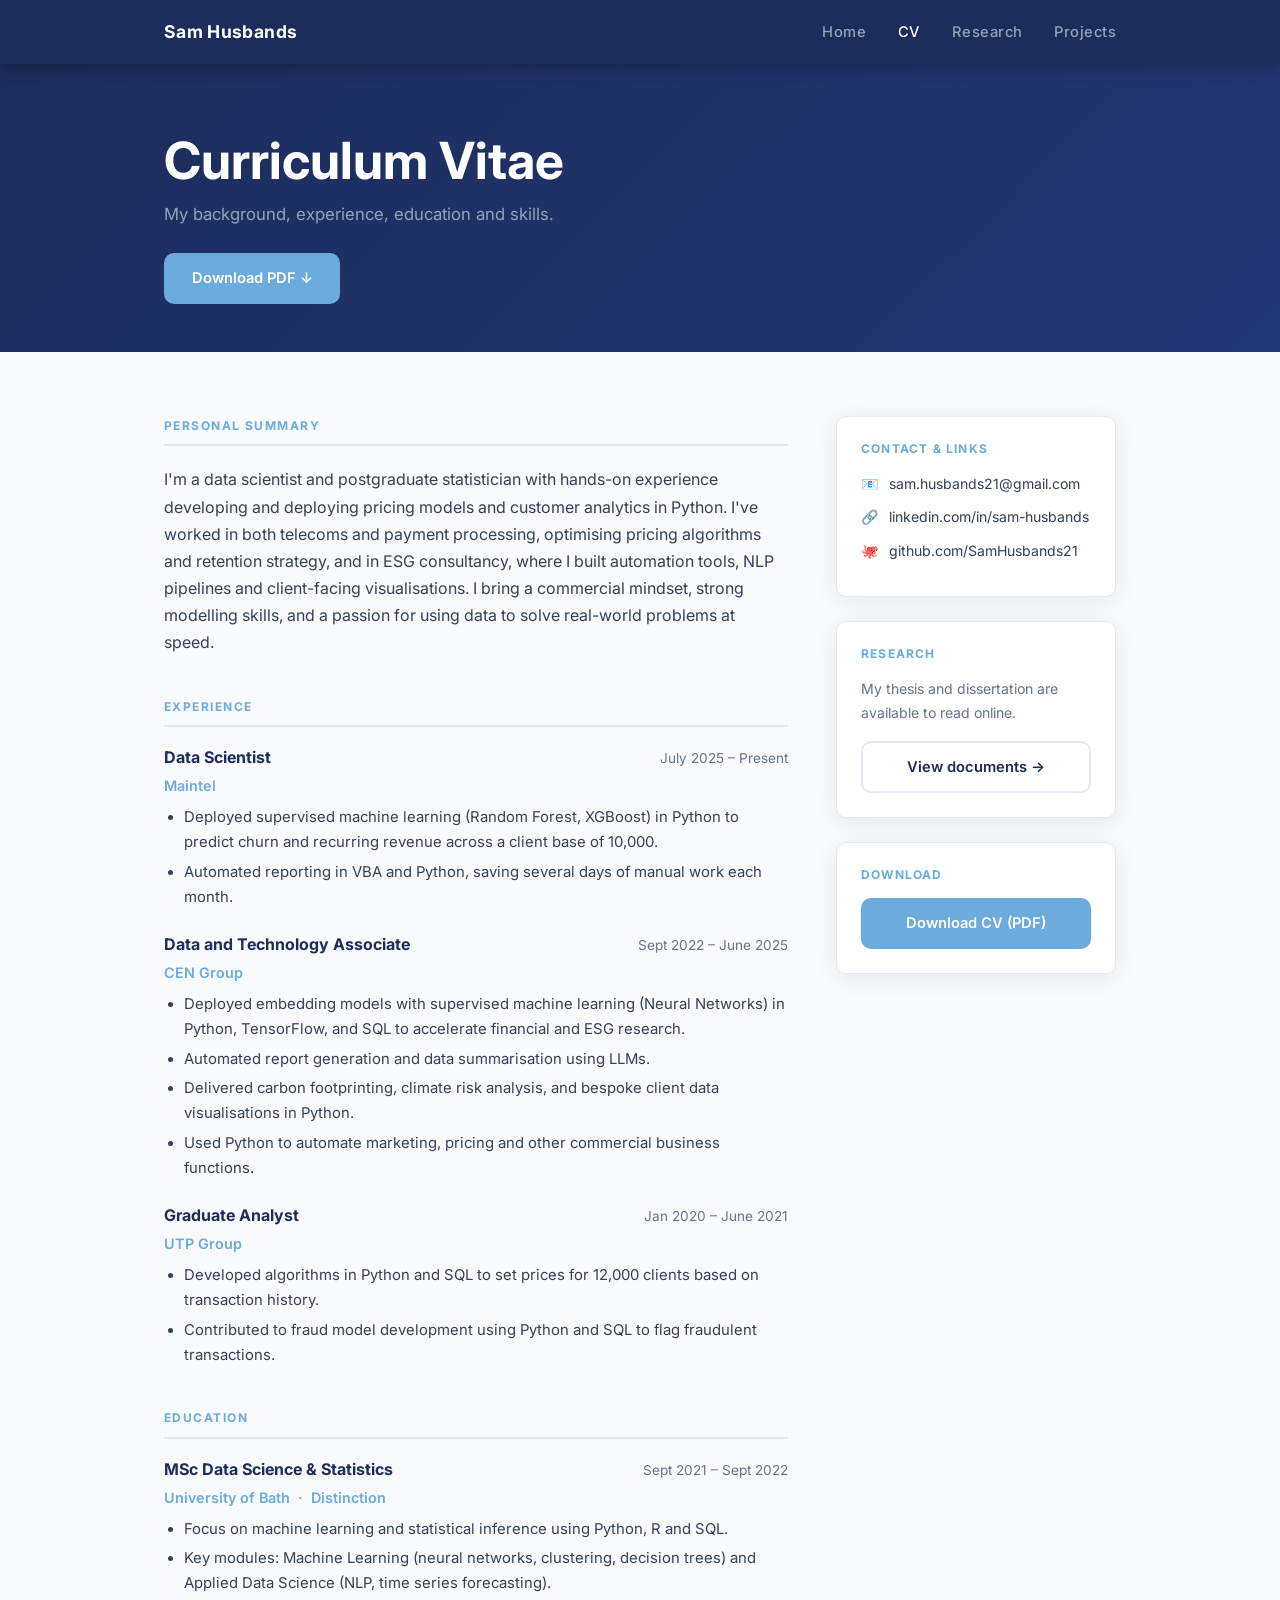
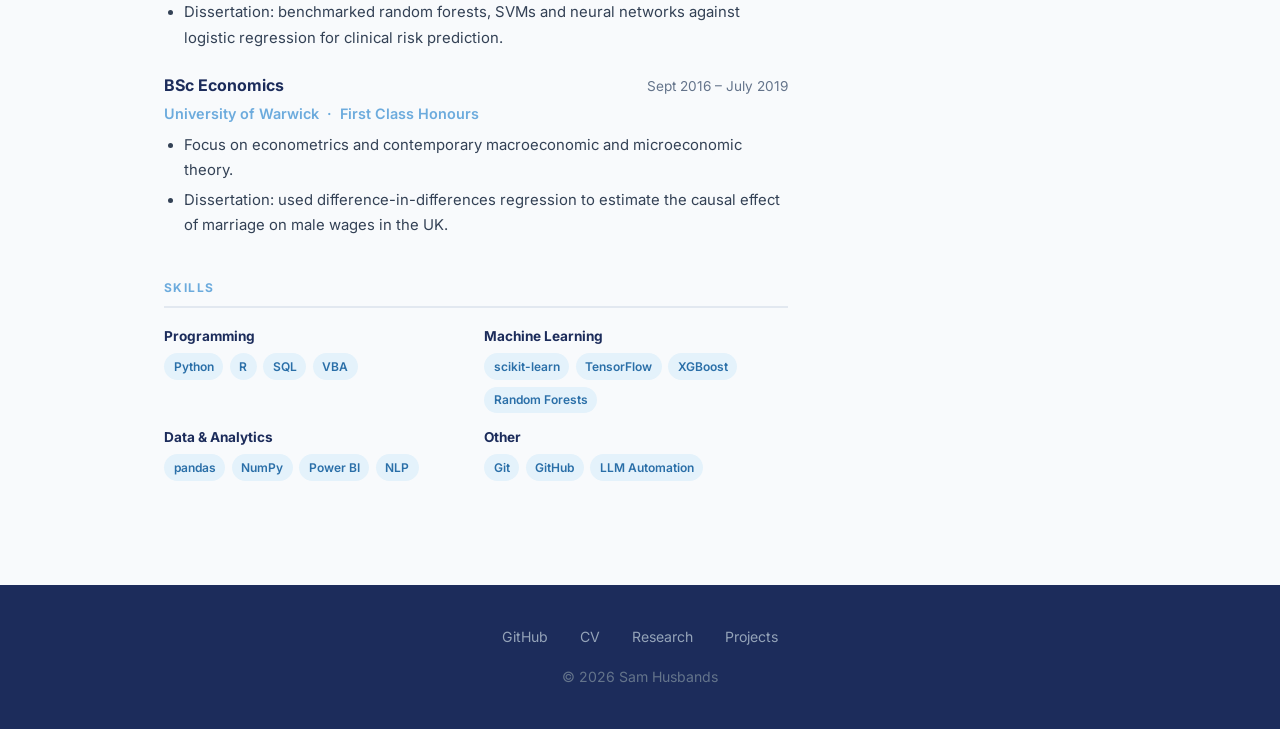
<file: cv.html>
<!DOCTYPE html>
<html lang="en">
<head>
  <meta charset="UTF-8" />
  <meta name="viewport" content="width=device-width, initial-scale=1.0" />
  <title>CV – Sam Husbands</title>
  <meta name="description" content="CV of Sam Husbands." />
  <link rel="preconnect" href="https://fonts.googleapis.com" />
  <link rel="preconnect" href="https://fonts.gstatic.com" crossorigin />
  <link href="https://fonts.googleapis.com/css2?family=Inter:wght@400;500;600;700&display=swap" rel="stylesheet" />
  <link rel="stylesheet" href="css/style.css" />
  <style>
    .cv-page-header {
      background: linear-gradient(135deg, var(--navy) 0%, var(--navy2) 100%);
      padding: 4rem 0 3rem;
      color: var(--white);
    }
    .cv-page-header h1 { color: var(--white); margin-bottom: 0.5rem; }
    .cv-page-header p { color: #94a3b8; margin-bottom: 1.5rem; font-size: 1.05rem; }
    .cv-body { padding: 4rem 0; }
    .cv-layout {
      display: grid;
      grid-template-columns: 1fr 280px;
      gap: 3rem;
      align-items: start;
    }
    .cv-sidebar {
      position: sticky;
      top: 80px;
    }
    .cv-contact-card {
      background: var(--white);
      border-radius: var(--radius);
      border: 1px solid var(--mid);
      box-shadow: var(--shadow);
      padding: 1.5rem;
      margin-bottom: 1.5rem;
    }
    .cv-contact-card h4 {
      font-size: 0.75rem;
      font-weight: 700;
      text-transform: uppercase;
      letter-spacing: 0.1em;
      color: var(--blue);
      margin-bottom: 1rem;
    }
    .cv-contact-item {
      display: flex;
      align-items: center;
      gap: 0.6rem;
      font-size: 0.88rem;
      color: var(--text);
      margin-bottom: 0.6rem;
    }
    .cv-contact-item a { color: var(--text); }
    .cv-contact-item a:hover { color: var(--blue); }
    @media (max-width: 760px) {
      .cv-layout { grid-template-columns: 1fr; }
      .cv-sidebar { position: static; }
    }
  </style>
</head>
<body>

  <!-- NAV -->
  <nav>
    <div class="nav-inner">
      <a href="index.html" class="nav-logo">Sam Husbands</a>
      <ul class="nav-links" id="navLinks">
        <li><a href="index.html">Home</a></li>
        <li><a href="cv.html" class="active">CV</a></li>
        <li><a href="documents.html">Research</a></li>
        <li><a href="projects.html">Projects</a></li>
      </ul>
      <button class="nav-toggle" id="navToggle" aria-label="Toggle menu">
        <span></span><span></span><span></span>
      </button>
    </div>
  </nav>

  <!-- PAGE HEADER -->
  <div class="cv-page-header">
    <div class="container">
      <h1>Curriculum Vitae</h1>
      <p>My background, experience, education and skills.</p>
      <a href="docs/CV.pdf" class="btn btn-primary" download>Download PDF ↓</a>
    </div>
  </div>

  <!-- CV BODY -->
  <div class="cv-body">
    <div class="container">
      <div class="cv-layout">

        <!-- MAIN COLUMN -->
        <main>

          <!-- PERSONAL SUMMARY -->
          <div class="cv-section">
            <div class="cv-section-title">Personal Summary</div>
            <p>
              I'm a data scientist and postgraduate statistician with hands-on experience developing
              and deploying pricing models and customer analytics in Python. I've worked in both
              telecoms and payment processing, optimising pricing algorithms and retention strategy,
              and in ESG consultancy, where I built automation tools, NLP pipelines and client-facing
              visualisations. I bring a commercial mindset, strong modelling skills, and a passion for
              using data to solve real-world problems at speed.
            </p>
          </div>

          <!-- EXPERIENCE -->
          <div class="cv-section">
            <div class="cv-section-title">Experience</div>

            <div class="cv-entry">
              <div class="cv-entry-header">
                <h3>Data Scientist</h3>
                <span class="cv-entry-date">July 2025 – Present</span>
              </div>
              <div class="cv-entry-org">Maintel</div>
              <ul>
                <li>Deployed supervised machine learning (Random Forest, XGBoost) in Python to predict churn and recurring revenue across a client base of 10,000.</li>
                <li>Automated reporting in VBA and Python, saving several days of manual work each month.</li>
              </ul>
            </div>

            <div class="cv-entry">
              <div class="cv-entry-header">
                <h3>Data and Technology Associate</h3>
                <span class="cv-entry-date">Sept 2022 – June 2025</span>
              </div>
              <div class="cv-entry-org">CEN Group</div>
              <ul>
                <li>Deployed embedding models with supervised machine learning (Neural Networks) in Python, TensorFlow, and SQL to accelerate financial and ESG research.</li>
                <li>Automated report generation and data summarisation using LLMs.</li>
                <li>Delivered carbon footprinting, climate risk analysis, and bespoke client data visualisations in Python.</li>
                <li>Used Python to automate marketing, pricing and other commercial business functions.</li>
              </ul>
            </div>

            <div class="cv-entry">
              <div class="cv-entry-header">
                <h3>Graduate Analyst</h3>
                <span class="cv-entry-date">Jan 2020 – June 2021</span>
              </div>
              <div class="cv-entry-org">UTP Group</div>
              <ul>
                <li>Developed algorithms in Python and SQL to set prices for 12,000 clients based on transaction history.</li>
                <li>Contributed to fraud model development using Python and SQL to flag fraudulent transactions.</li>
              </ul>
            </div>

          </div>

          <!-- EDUCATION -->
          <div class="cv-section">
            <div class="cv-section-title">Education</div>

            <div class="cv-entry">
              <div class="cv-entry-header">
                <h3>MSc Data Science &amp; Statistics</h3>
                <span class="cv-entry-date">Sept 2021 – Sept 2022</span>
              </div>
              <div class="cv-entry-org">University of Bath &nbsp;·&nbsp; Distinction</div>
              <ul>
                <li>Focus on machine learning and statistical inference using Python, R and SQL.</li>
                <li>Key modules: Machine Learning (neural networks, clustering, decision trees) and Applied Data Science (NLP, time series forecasting).</li>
                <li>Dissertation: benchmarked random forests, SVMs and neural networks against logistic regression for clinical risk prediction.</li>
              </ul>
            </div>

            <div class="cv-entry">
              <div class="cv-entry-header">
                <h3>BSc Economics</h3>
                <span class="cv-entry-date">Sept 2016 – July 2019</span>
              </div>
              <div class="cv-entry-org">University of Warwick &nbsp;·&nbsp; First Class Honours</div>
              <ul>
                <li>Focus on econometrics and contemporary macroeconomic and microeconomic theory.</li>
                <li>Dissertation: used difference-in-differences regression to estimate the causal effect of marriage on male wages in the UK.</li>
              </ul>
            </div>

          </div>

          <!-- SKILLS -->
          <div class="cv-section">
            <div class="cv-section-title">Skills</div>
            <div class="skills-grid">

              <div class="skill-group">
                <h4>Programming</h4>
                <div class="tag-list">
                  <span class="tag">Python</span>
                  <span class="tag">R</span>
                  <span class="tag">SQL</span>
                  <span class="tag">VBA</span>
                </div>
              </div>

              <div class="skill-group">
                <h4>Machine Learning</h4>
                <div class="tag-list">
                  <span class="tag">scikit-learn</span>
                  <span class="tag">TensorFlow</span>
                  <span class="tag">XGBoost</span>
                  <span class="tag">Random Forests</span>
                </div>
              </div>

              <div class="skill-group">
                <h4>Data &amp; Analytics</h4>
                <div class="tag-list">
                  <span class="tag">pandas</span>
                  <span class="tag">NumPy</span>
                  <span class="tag">Power BI</span>
                  <span class="tag">NLP</span>
                </div>
              </div>

              <div class="skill-group">
                <h4>Other</h4>
                <div class="tag-list">
                  <span class="tag">Git</span>
                  <span class="tag">GitHub</span>
                  <span class="tag">LLM Automation</span>
                </div>
              </div>

            </div>
          </div>

        </main>

        <!-- SIDEBAR -->
        <aside class="cv-sidebar">

          <div class="cv-contact-card">
            <h4>Contact & Links</h4>
            <div class="cv-contact-item">
              📧 <a href="mailto:sam.husbands21@gmail.com">sam.husbands21@gmail.com</a>
            </div>
            <div class="cv-contact-item">
              🔗 <a href="https://linkedin.com/in/sam-husbands-8a1945127" target="_blank" rel="noopener">linkedin.com/in/sam-husbands</a>
            </div>
            <div class="cv-contact-item">
              🐙 <a href="https://github.com/SamHusbands21" target="_blank" rel="noopener">github.com/SamHusbands21</a>
            </div>
          </div>

          <div class="cv-contact-card">
            <h4>Research</h4>
            <p style="font-size:0.88rem;color:var(--muted);margin-bottom:1rem;">My thesis and dissertation are available to read online.</p>
            <a href="documents.html" class="btn btn-outline-dark" style="width:100%;justify-content:center;">View documents →</a>
          </div>

          <div class="cv-contact-card">
            <h4>Download</h4>
            <a href="docs/CV.pdf" class="btn btn-primary" style="width:100%;justify-content:center;" download>Download CV (PDF)</a>
          </div>

        </aside>

      </div>
    </div>
  </div>

  <!-- FOOTER -->
  <footer>
    <ul class="footer-links">
      <li><a href="https://github.com/SamHusbands21" target="_blank" rel="noopener">GitHub</a></li>
      <li><a href="cv.html">CV</a></li>
      <li><a href="documents.html">Research</a></li>
      <li><a href="projects.html">Projects</a></li>
    </ul>
    <p>&copy; <span id="year"></span> Sam Husbands</p>
  </footer>

  <script>
    document.getElementById('year').textContent = new Date().getFullYear();
    const toggle = document.getElementById('navToggle');
    const links  = document.getElementById('navLinks');
    toggle.addEventListener('click', () => links.classList.toggle('open'));
  </script>
</body>
</html>
</file>
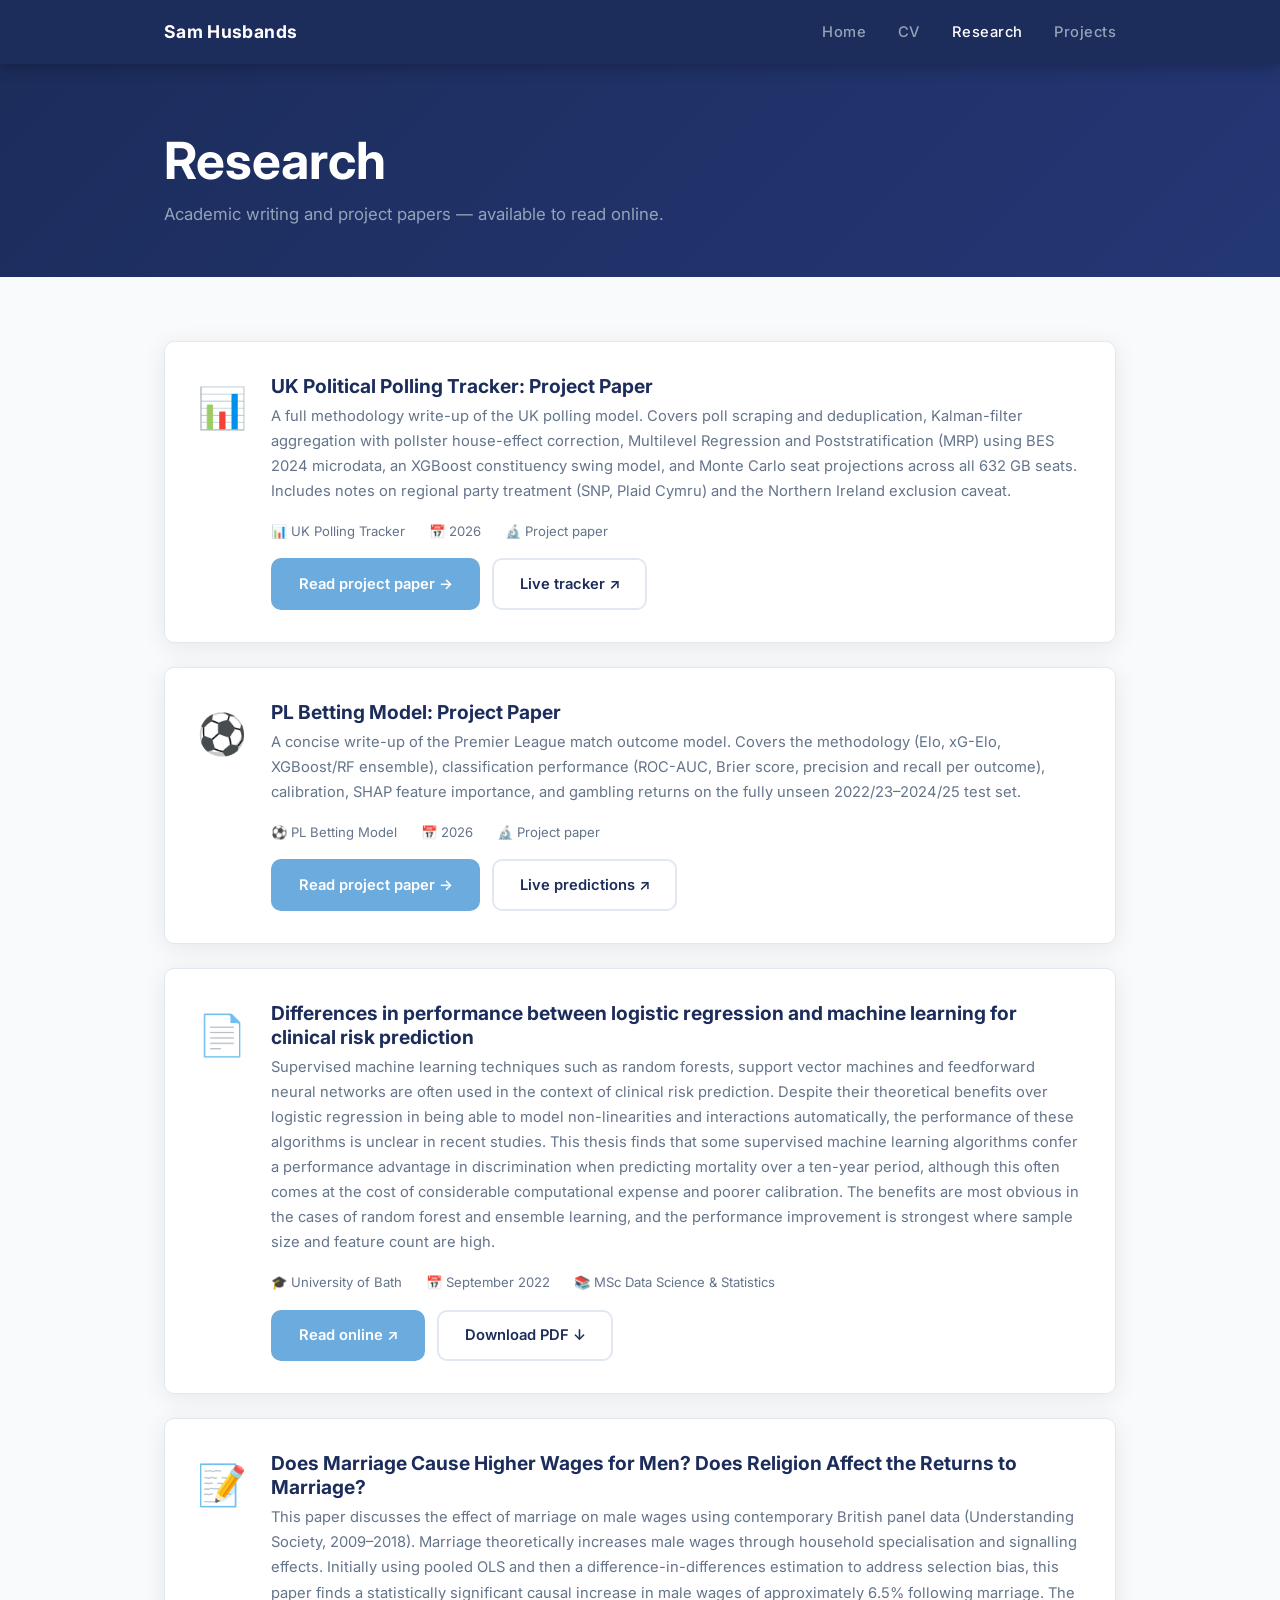
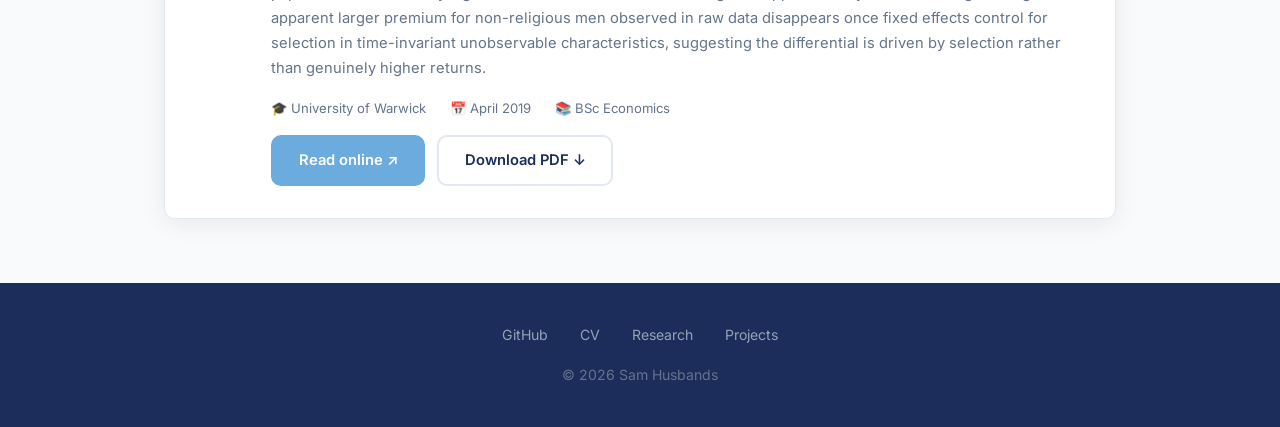
<file: documents.html>
<!DOCTYPE html>
<html lang="en">
<head>
  <meta charset="UTF-8" />
  <meta name="viewport" content="width=device-width, initial-scale=1.0" />
  <title>Research – Sam Husbands</title>
  <meta name="description" content="Thesis and dissertation by Sam Husbands." />
  <link rel="preconnect" href="https://fonts.googleapis.com" />
  <link rel="preconnect" href="https://fonts.gstatic.com" crossorigin />
  <link href="https://fonts.googleapis.com/css2?family=Inter:wght@400;500;600;700&display=swap" rel="stylesheet" />
  <link rel="stylesheet" href="css/style.css" />
  <style>
    .docs-header {
      background: linear-gradient(135deg, var(--navy) 0%, var(--navy2) 100%);
      padding: 4rem 0 3rem;
      color: var(--white);
    }
    .docs-header h1 { color: var(--white); margin-bottom: 0.5rem; }
    .docs-header p { color: #94a3b8; font-size: 1.05rem; }

    .docs-body { padding: 4rem 0; }

    .doc-list {
      display: flex;
      flex-direction: column;
      gap: 1.5rem;
    }

    /* PDF embed */
    .pdf-viewer {
      width: 100%;
      height: 600px;
      border: 1px solid var(--mid);
      border-radius: var(--radius);
      margin-top: 1rem;
    }
    .pdf-fallback {
      display: none;
      background: var(--light);
      border: 1px solid var(--mid);
      border-radius: var(--radius);
      padding: 2rem;
      text-align: center;
      color: var(--muted);
      font-size: 0.92rem;
      margin-top: 1rem;
    }
  </style>
</head>
<body>

  <!-- NAV -->
  <nav>
    <div class="nav-inner">
      <a href="index.html" class="nav-logo">Sam Husbands</a>
      <ul class="nav-links" id="navLinks">
        <li><a href="index.html">Home</a></li>
        <li><a href="cv.html">CV</a></li>
        <li><a href="documents.html" class="active">Research</a></li>
        <li><a href="projects.html">Projects</a></li>
      </ul>
      <button class="nav-toggle" id="navToggle" aria-label="Toggle menu">
        <span></span><span></span><span></span>
      </button>
    </div>
  </nav>

  <!-- PAGE HEADER -->
  <div class="docs-header">
    <div class="container">
      <h1>Research</h1>
      <p>Academic writing and project papers — available to read online.</p>
    </div>
  </div>

  <!-- DOCUMENTS BODY -->
  <div class="docs-body">
    <div class="container">
      <div class="doc-list">

        <!-- UK POLLING TRACKER PROJECT PAPER -->
        <div class="doc-card">
          <div class="doc-icon">📊</div>
          <div class="doc-info">
            <h3>UK Political Polling Tracker: Project Paper</h3>
            <p>
              A full methodology write-up of the UK polling model. Covers poll scraping and
              deduplication, Kalman-filter aggregation with pollster house-effect correction,
              Multilevel Regression and Poststratification (MRP) using BES 2024 microdata,
              an XGBoost constituency swing model, and Monte Carlo seat projections across all
              632 GB seats. Includes notes on regional party treatment (SNP, Plaid Cymru) and
              the Northern Ireland exclusion caveat.
            </p>
            <div class="doc-meta">
              <span>📊 UK Polling Tracker</span>
              <span>📅 2026</span>
              <span>🔬 Project paper</span>
            </div>
            <div class="doc-actions">
              <a href="polling-paper.html" class="btn btn-primary">Read project paper →</a>
              <a href="polling.html" class="btn btn-outline-dark">Live tracker ↗</a>
            </div>
          </div>
        </div>

        <!-- PL BETTING PROJECT PAPER -->
        <div class="doc-card">
          <div class="doc-icon">⚽</div>
          <div class="doc-info">
            <h3>PL Betting Model: Project Paper</h3>
            <p>
              A concise write-up of the Premier League match outcome model. Covers the methodology
              (Elo, xG-Elo, XGBoost/RF ensemble), classification performance (ROC-AUC, Brier score,
              precision and recall per outcome), calibration, SHAP feature importance, and gambling
              returns on the fully unseen 2022/23–2024/25 test set.
            </p>
            <div class="doc-meta">
              <span>⚽ PL Betting Model</span>
              <span>📅 2026</span>
              <span>🔬 Project paper</span>
            </div>
            <div class="doc-actions">
              <a href="betting-paper.html" class="btn btn-primary">Read project paper →</a>
              <a href="betting.html" class="btn btn-outline-dark">Live predictions ↗</a>
            </div>
          </div>
        </div>

        <!-- THESIS -->
        <div class="doc-card">
          <div class="doc-icon">📄</div>
          <div class="doc-info">
            <h3>Differences in performance between logistic regression and machine learning for clinical risk prediction</h3>
            <p>
              Supervised machine learning techniques such as random forests, support vector machines
              and feedforward neural networks are often used in the context of clinical risk prediction.
              Despite their theoretical benefits over logistic regression in being able to model
              non-linearities and interactions automatically, the performance of these algorithms is
              unclear in recent studies. This thesis finds that some supervised machine learning
              algorithms confer a performance advantage in discrimination when predicting mortality
              over a ten-year period, although this often comes at the cost of considerable
              computational expense and poorer calibration. The benefits are most obvious in the cases
              of random forest and ensemble learning, and the performance improvement is strongest
              where sample size and feature count are high.
            </p>
            <div class="doc-meta">
              <span>🎓 University of Bath</span>
              <span>📅 September 2022</span>
              <span>📚 MSc Data Science &amp; Statistics</span>
            </div>
            <div class="doc-actions">
              <a href="docs/thesis.pdf" class="btn btn-primary" target="_blank">Read online ↗</a>
              <a href="docs/thesis.pdf" class="btn btn-outline-dark" download>Download PDF ↓</a>
            </div>
          </div>
        </div>

        <!-- DISSERTATION -->
        <div class="doc-card">
          <div class="doc-icon">📝</div>
          <div class="doc-info">
            <h3>Does Marriage Cause Higher Wages for Men? Does Religion Affect the Returns to Marriage?</h3>
            <p>
              This paper discusses the effect of marriage on male wages using contemporary British
              panel data (Understanding Society, 2009–2018). Marriage theoretically increases male
              wages through household specialisation and signalling effects. Initially using pooled OLS
              and then a difference-in-differences estimation to address selection bias, this paper finds
              a statistically significant causal increase in male wages of approximately 6.5% following
              marriage. The apparent larger premium for non-religious men observed in raw data
              disappears once fixed effects control for selection in time-invariant unobservable
              characteristics, suggesting the differential is driven by selection rather than genuinely
              higher returns.
            </p>
            <div class="doc-meta">
              <span>🎓 University of Warwick</span>
              <span>📅 April 2019</span>
              <span>📚 BSc Economics</span>
            </div>
            <div class="doc-actions">
              <a href="docs/dissertation.pdf" class="btn btn-primary" target="_blank">Read online ↗</a>
              <a href="docs/dissertation.pdf" class="btn btn-outline-dark" download>Download PDF ↓</a>
            </div>
          </div>
        </div>

      </div>
    </div>
  </div>

  <!-- FOOTER -->
  <footer>
    <ul class="footer-links">
      <li><a href="https://github.com/SamHusbands21" target="_blank" rel="noopener">GitHub</a></li>
      <li><a href="cv.html">CV</a></li>
      <li><a href="documents.html">Research</a></li>
      <li><a href="projects.html">Projects</a></li>
    </ul>
    <p>&copy; <span id="year"></span> Sam Husbands</p>
  </footer>

  <script>
    document.getElementById('year').textContent = new Date().getFullYear();
    const toggle = document.getElementById('navToggle');
    const links  = document.getElementById('navLinks');
    toggle.addEventListener('click', () => links.classList.toggle('open'));
  </script>
</body>
</html>
</file>
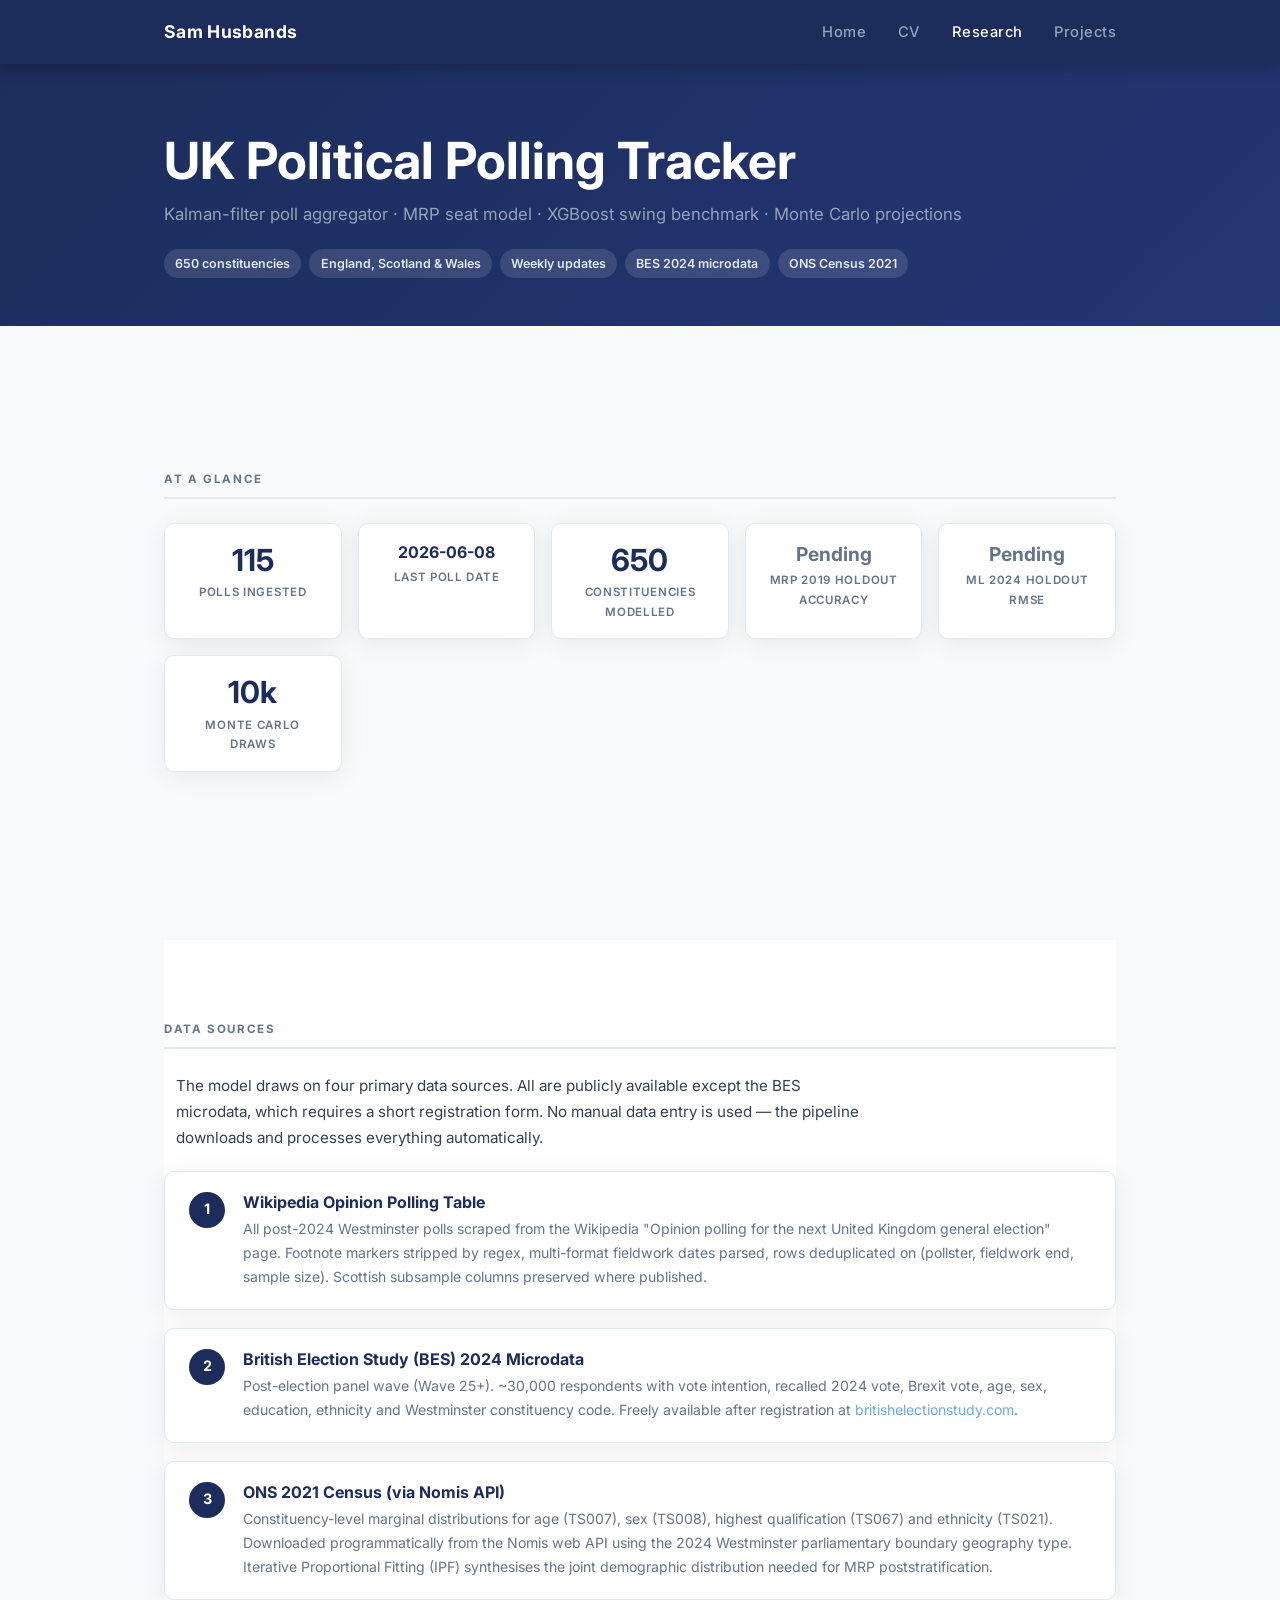
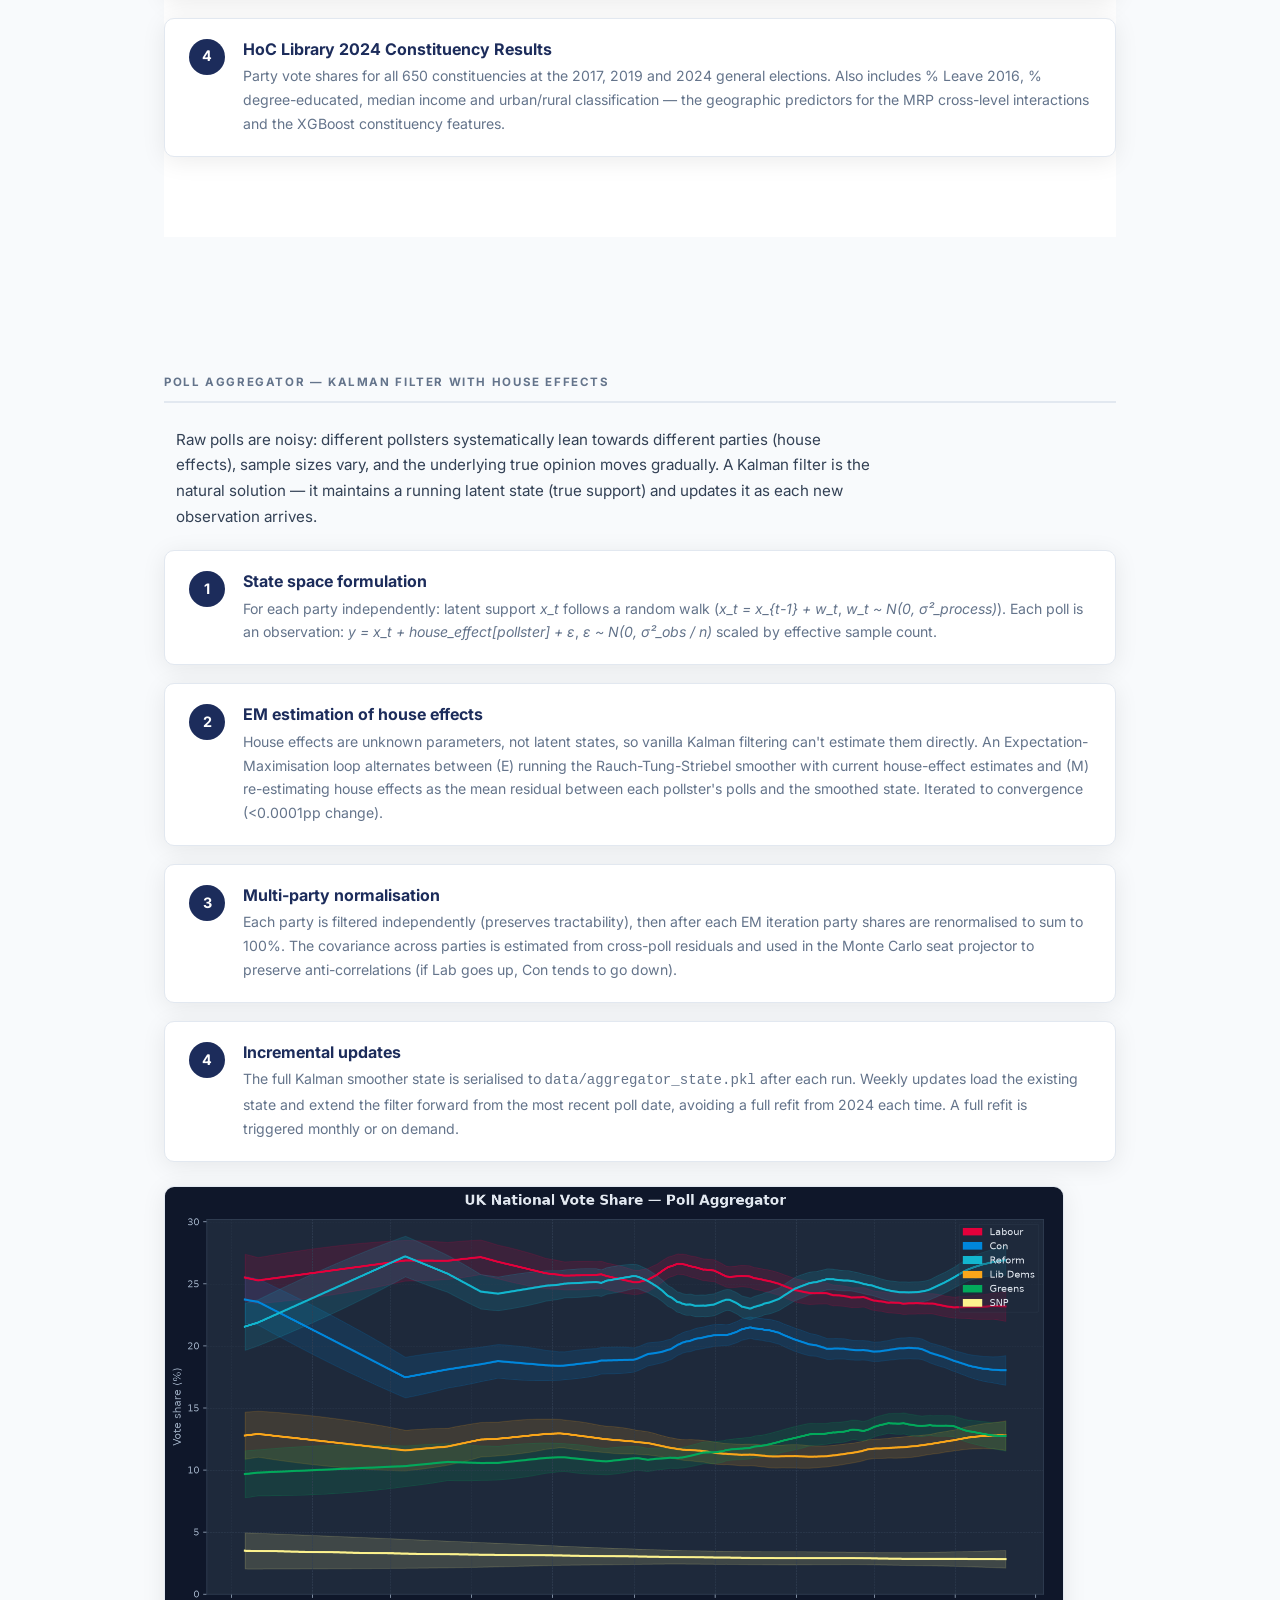
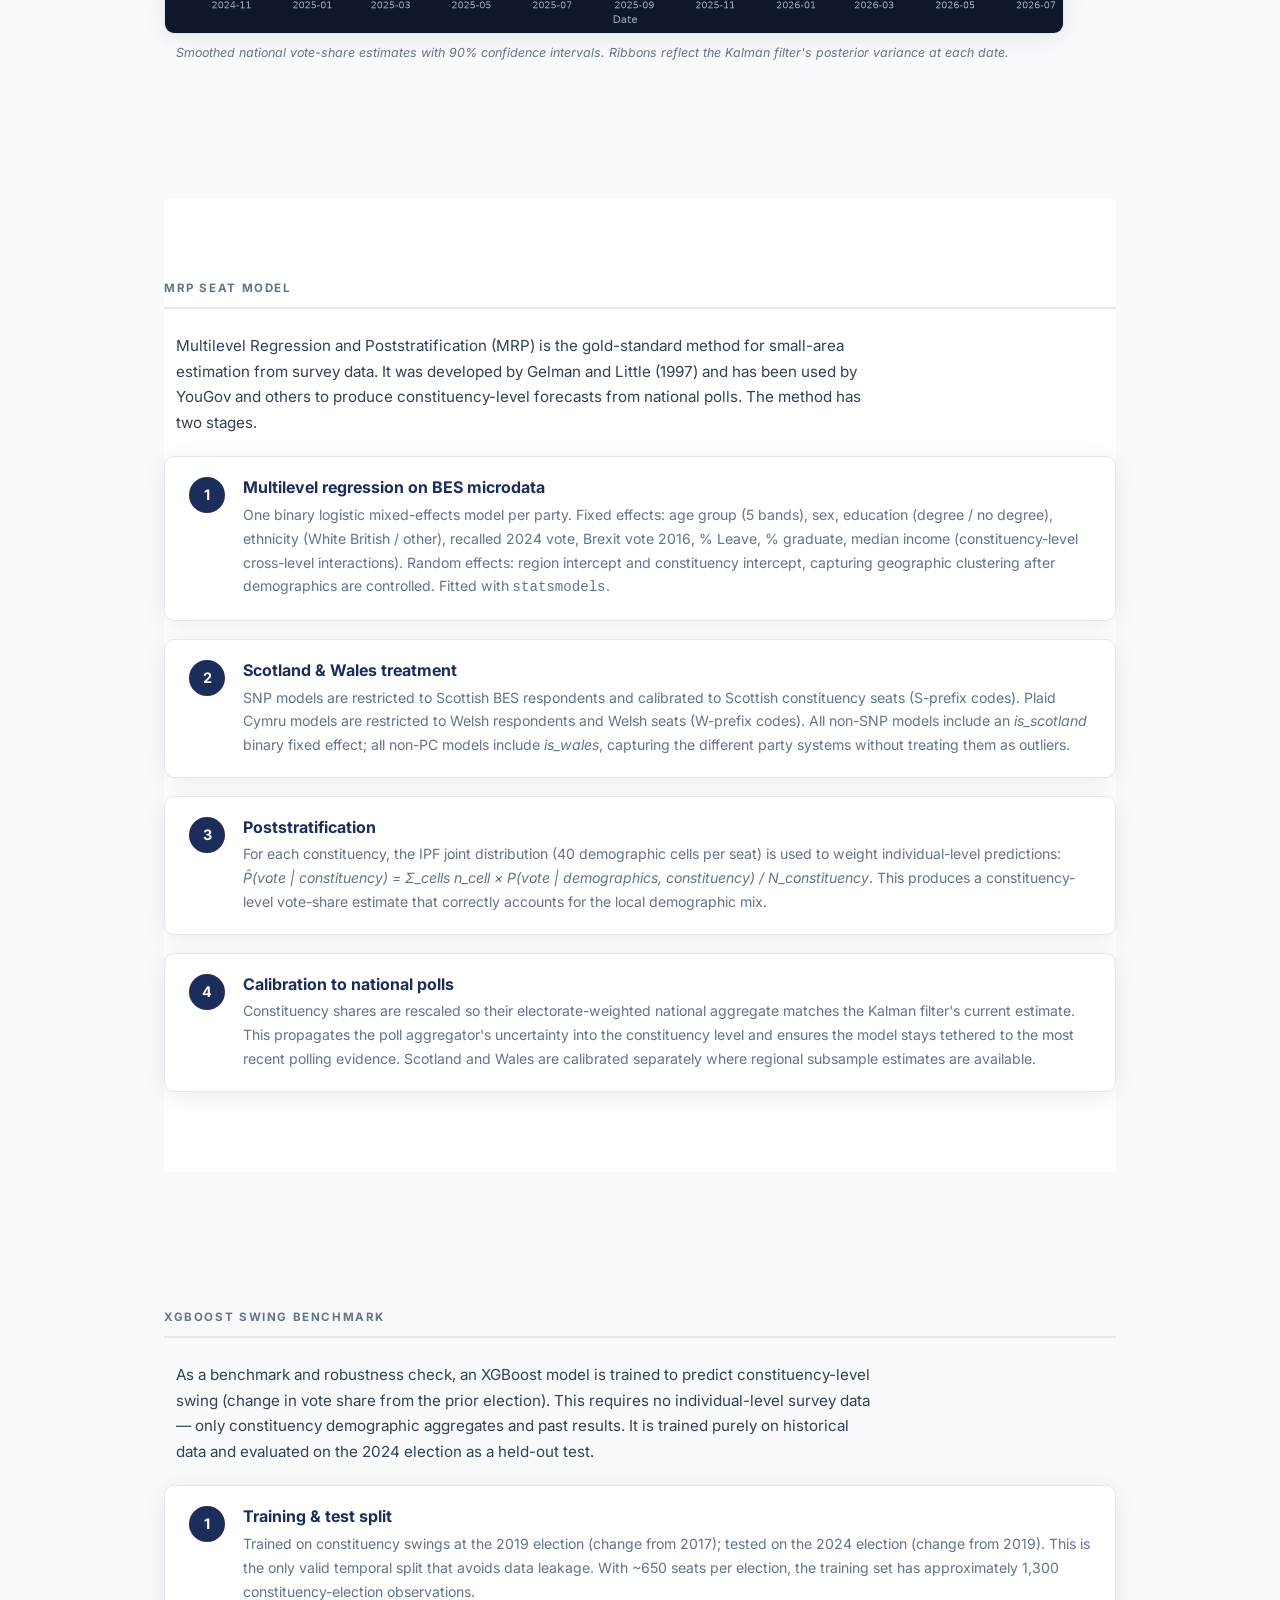
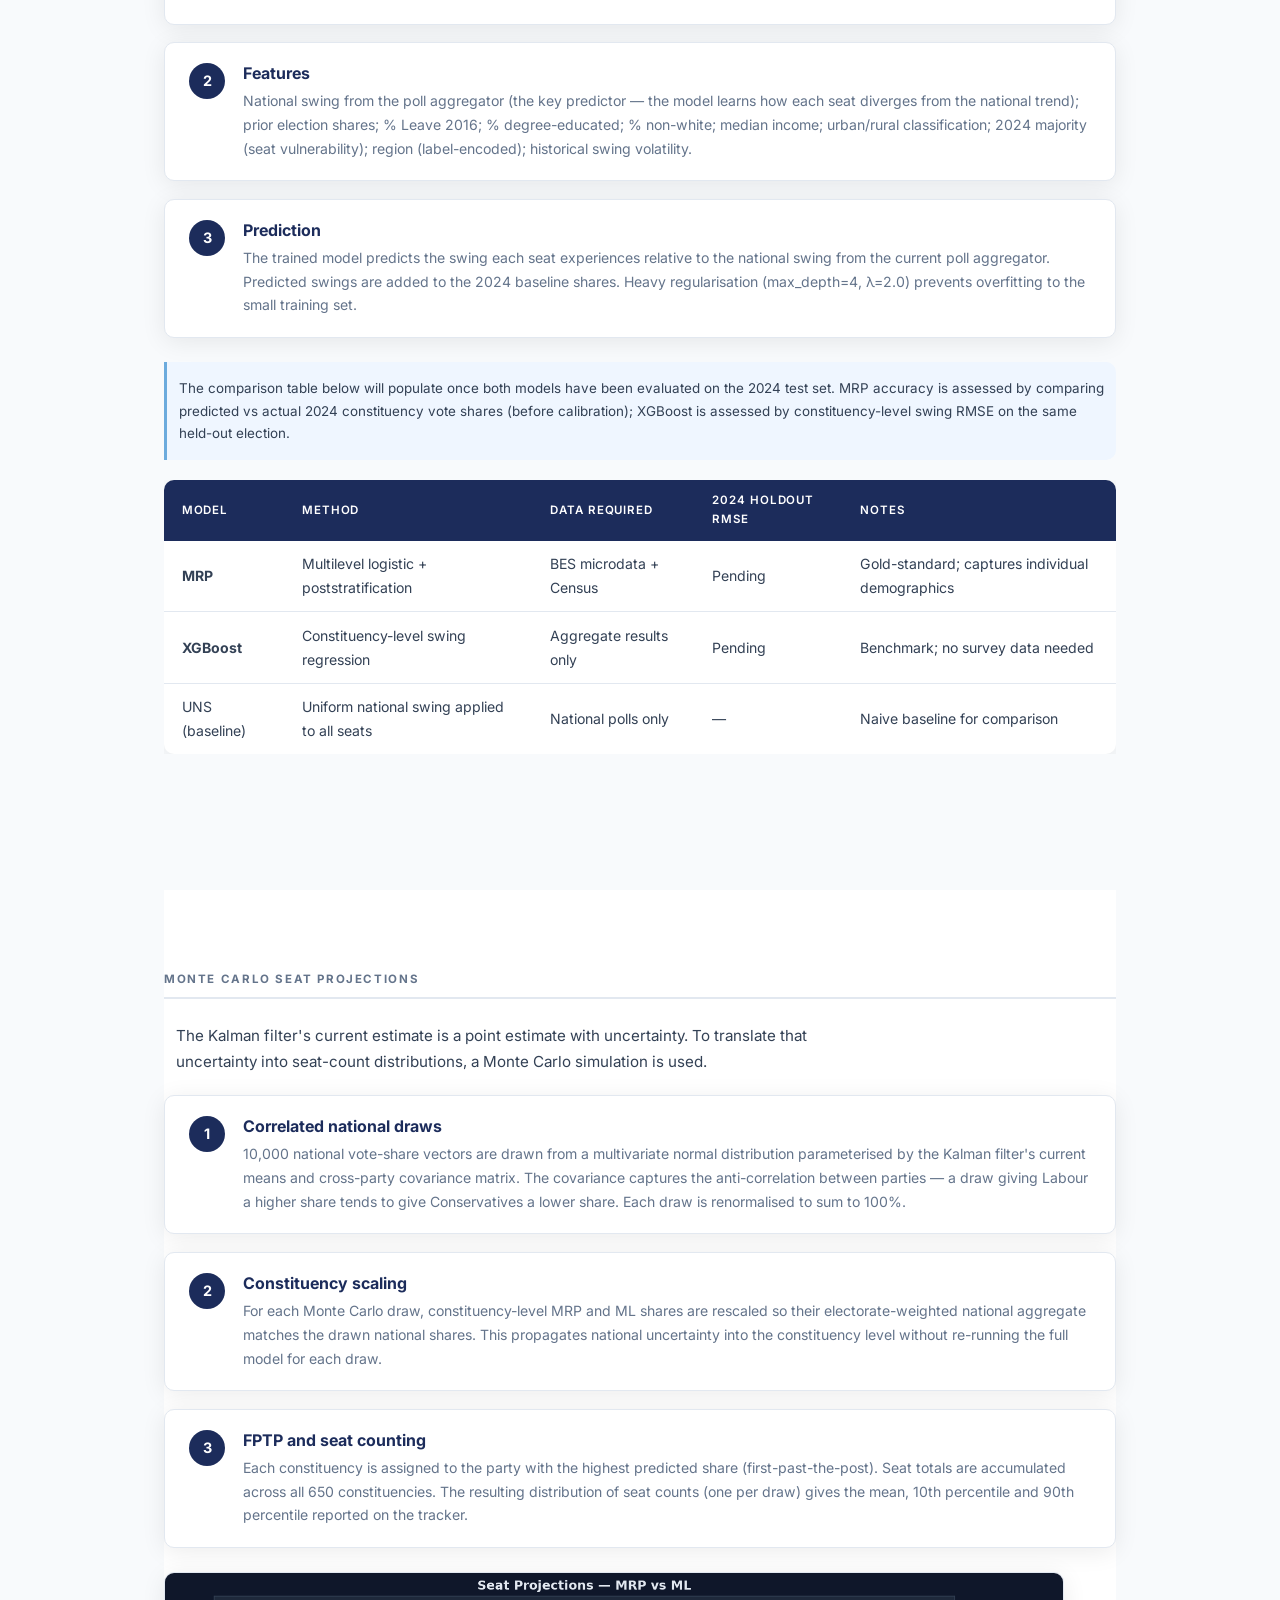
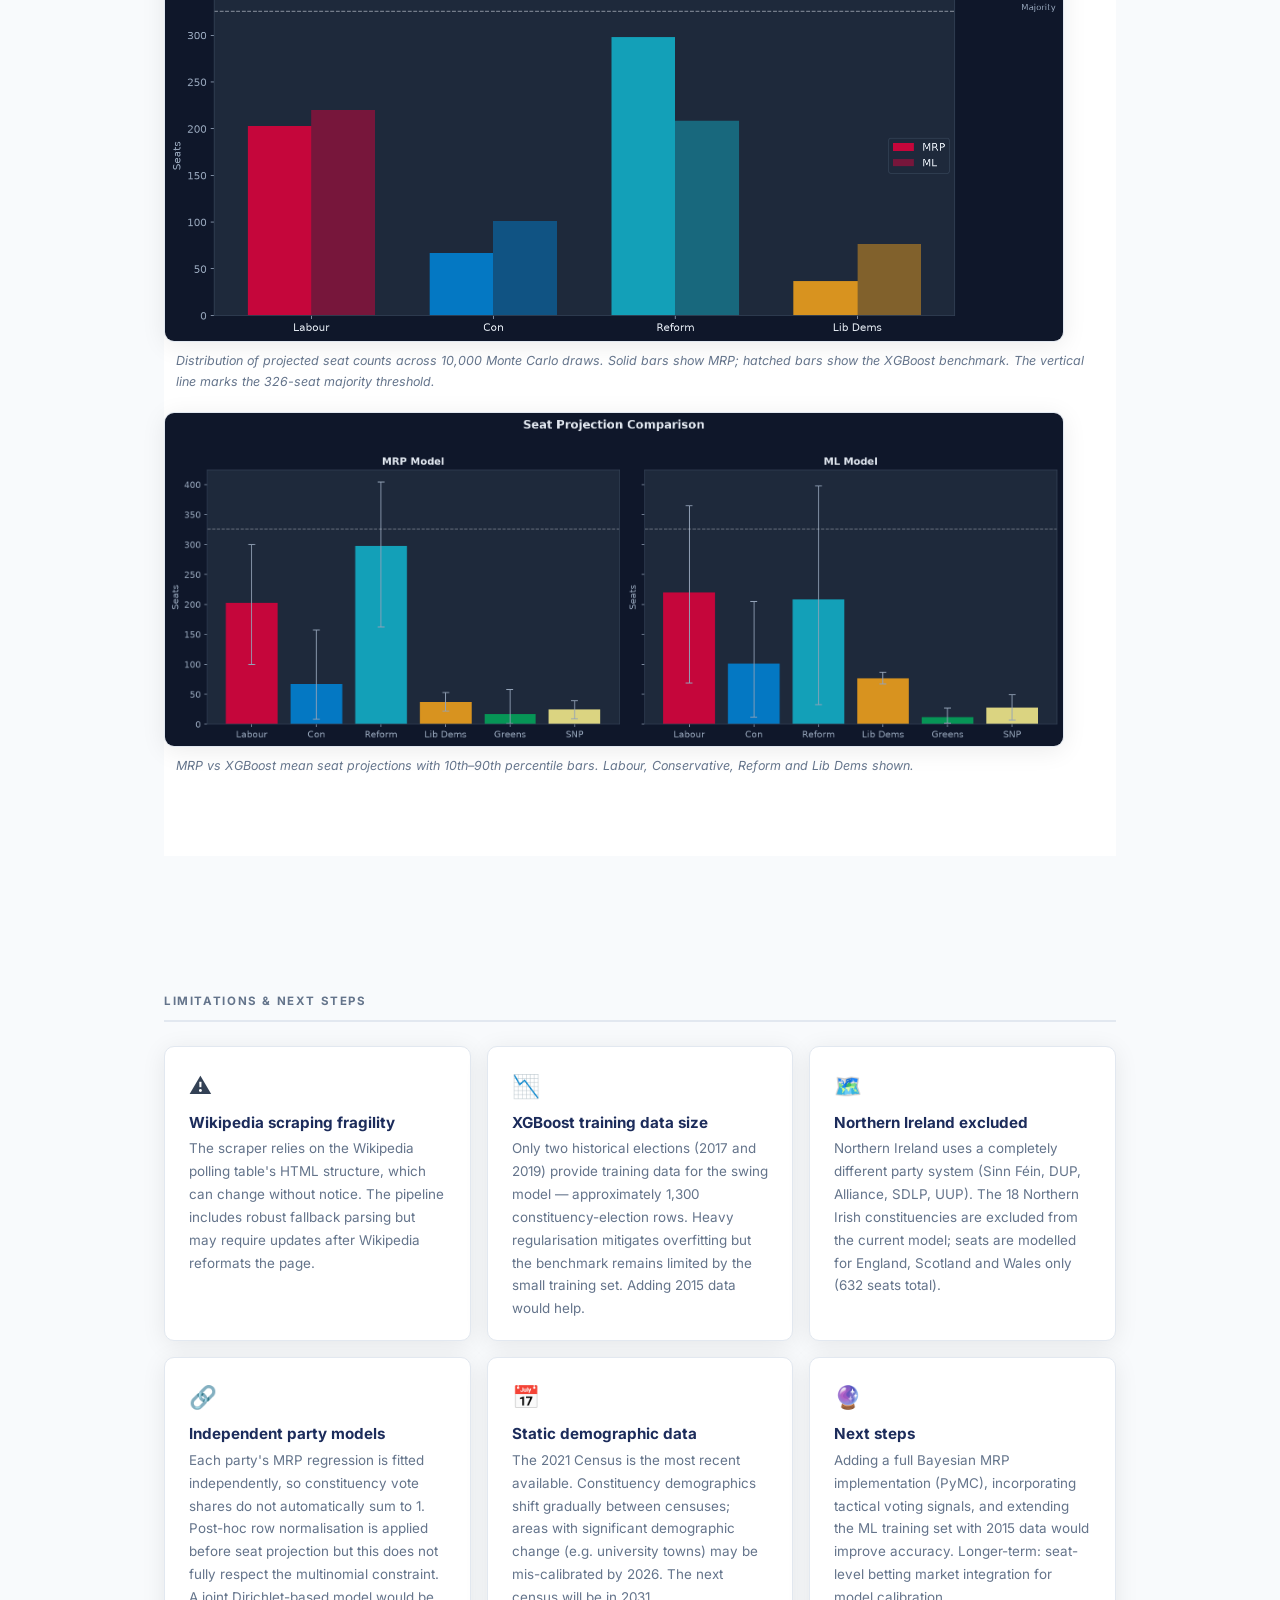
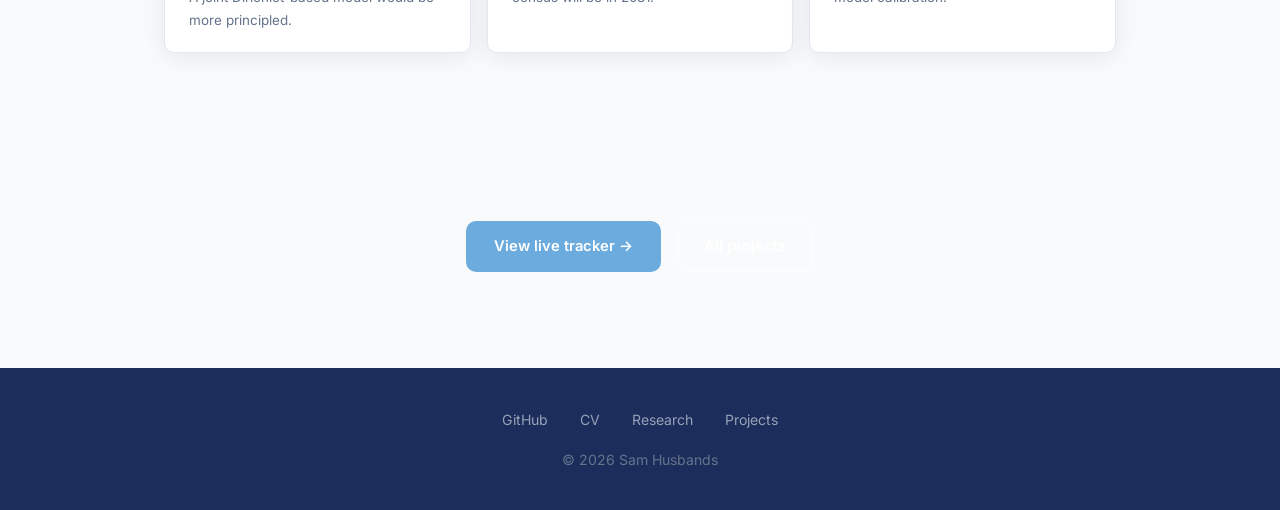
<file: polling-paper.html>
<!DOCTYPE html>
<html lang="en">
<head>
  <meta charset="UTF-8" />
  <meta name="viewport" content="width=device-width, initial-scale=1.0" />
  <title>UK Polling Tracker – Project Paper – Sam Husbands</title>
  <meta name="description" content="Methodology behind the UK political polling aggregator, MRP seat model and XGBoost swing benchmark." />
  <link rel="preconnect" href="https://fonts.googleapis.com" />
  <link rel="preconnect" href="https://fonts.gstatic.com" crossorigin />
  <link href="https://fonts.googleapis.com/css2?family=Inter:wght@400;500;600;700&display=swap" rel="stylesheet" />
  <link rel="stylesheet" href="css/style.css" />
  <style>
    /* ── Paper header ── */
    .paper-header {
      background: linear-gradient(135deg, var(--navy) 0%, var(--navy2) 100%);
      padding: 4rem 0 3rem;
      color: var(--white);
    }
    .paper-header h1 { color: var(--white); margin-bottom: 0.5rem; }
    .paper-header p  { color: #94a3b8; font-size: 1.05rem; }
    .paper-meta-tags {
      display: flex;
      flex-wrap: wrap;
      gap: 0.5rem;
      margin-top: 1.25rem;
    }
    .paper-tag {
      background: rgba(255,255,255,0.12);
      color: #e2e8f0;
      font-size: 0.78rem;
      font-weight: 600;
      padding: 0.25rem 0.7rem;
      border-radius: 20px;
    }

    /* ── Body layout ── */
    .paper-body { padding: 4rem 0; }
    .paper-section { margin-bottom: 3.5rem; }
    .paper-section-heading {
      font-size: 0.72rem;
      font-weight: 700;
      text-transform: uppercase;
      letter-spacing: 0.14em;
      color: var(--muted);
      margin-bottom: 1.5rem;
      padding-bottom: 0.5rem;
      border-bottom: 2px solid var(--mid);
    }
    .paper-section > p,
    .paper-section > .info-note {
      padding-left: 0.75rem;
      padding-right: 0.75rem;
    }

    /* ── At-a-glance tiles ── */
    .glance-tiles {
      display: grid;
      grid-template-columns: repeat(auto-fill, minmax(160px, 1fr));
      gap: 1rem;
      margin-bottom: 2rem;
    }
    .glance-tile {
      background: var(--white);
      border: 1px solid var(--mid);
      border-radius: var(--radius);
      box-shadow: var(--shadow);
      padding: 1.25rem 1.25rem 1rem;
      text-align: center;
    }
    .glance-tile .tile-value {
      font-size: 1.9rem;
      font-weight: 700;
      color: var(--navy);
      line-height: 1.1;
    }
    .glance-tile .tile-label {
      font-size: 0.72rem;
      font-weight: 600;
      color: var(--muted);
      text-transform: uppercase;
      letter-spacing: 0.06em;
      margin-top: 0.35rem;
    }
    .glance-tile.pending .tile-value { color: var(--muted); font-size: 1.2rem; }

    /* ── Method steps ── */
    .method-steps { display: flex; flex-direction: column; gap: 1.1rem; }
    .method-step {
      display: flex;
      gap: 1.1rem;
      background: var(--white);
      border: 1px solid var(--mid);
      border-radius: var(--radius);
      box-shadow: var(--shadow);
      padding: 1.25rem 1.5rem;
    }
    .method-step-num {
      display: flex;
      align-items: center;
      justify-content: center;
      width: 36px; height: 36px;
      min-width: 36px;
      background: var(--navy);
      color: var(--white);
      border-radius: 50%;
      font-size: 0.9rem;
      font-weight: 700;
    }
    .method-step-body h4 { font-size: 1rem; margin-bottom: 0.35rem; }
    .method-step-body p { font-size: 0.88rem; color: var(--muted); margin: 0; }

    /* ── Comparison table ── */
    .comparison-table {
      width: 100%;
      border-collapse: collapse;
      font-size: 0.88rem;
      background: var(--white);
      border-radius: var(--radius);
      box-shadow: var(--shadow);
      overflow: hidden;
    }
    .comparison-table th {
      background: var(--navy);
      color: var(--white);
      padding: 0.7rem 1.1rem;
      text-align: left;
      font-size: 0.72rem;
      text-transform: uppercase;
      letter-spacing: 0.08em;
      font-weight: 600;
    }
    .comparison-table td {
      padding: 0.7rem 1.1rem;
      border-bottom: 1px solid var(--mid);
      color: var(--text);
    }
    .comparison-table tr:last-child td { border-bottom: none; }
    .comparison-table tr:hover td { background: var(--light); }
    .comparison-table .best { font-weight: 700; color: #16a34a; }

    /* ── Info note ── */
    .info-note {
      background: #eff6ff;
      border-left: 3px solid var(--blue);
      border-radius: 0 var(--radius) var(--radius) 0;
      padding: 0.9rem 1.1rem;
      font-size: 0.84rem;
      color: var(--text);
      margin: 1rem 0;
    }
    .info-note.warn {
      background: #fffbeb;
      border-left-color: #f59e0b;
      color: #78350f;
    }

    /* ── Plot frames ── */
    .plot-frame {
      background: var(--white);
      border: 1px solid var(--mid);
      border-radius: var(--radius);
      box-shadow: var(--shadow);
      overflow: hidden;
      margin-top: 1rem;
    }
    .plot-frame img { width: 100%; display: block; }
    .plot-placeholder {
      display: flex;
      flex-direction: column;
      align-items: center;
      justify-content: center;
      min-height: 200px;
      background: var(--light);
      color: var(--muted);
      font-size: 0.88rem;
      gap: 0.5rem;
    }
    .ph-icon { font-size: 2rem; }
    .plot-caption {
      font-size: 0.78rem;
      color: var(--muted);
      margin-top: 0.5rem;
      font-style: italic;
    }

    /* ── Limitations ── */
    .limitations-grid {
      display: grid;
      grid-template-columns: repeat(auto-fill, minmax(260px, 1fr));
      gap: 1rem;
    }
    .limitation-card {
      background: var(--white);
      border: 1px solid var(--mid);
      border-radius: var(--radius);
      box-shadow: var(--shadow);
      padding: 1.25rem 1.5rem;
    }
    .limitation-card .limit-icon {
      font-size: 1.4rem;
      margin-bottom: 0.5rem;
    }
    .limitation-card h4 { font-size: 0.95rem; margin-bottom: 0.35rem; }
    .limitation-card p  { font-size: 0.84rem; color: var(--muted); margin: 0; }
  </style>
</head>
<body>

  <!-- NAV -->
  <nav>
    <div class="nav-inner">
      <a href="index.html" class="nav-logo">Sam Husbands</a>
      <ul class="nav-links" id="navLinks">
        <li><a href="index.html">Home</a></li>
        <li><a href="cv.html">CV</a></li>
        <li><a href="documents.html" class="active">Research</a></li>
        <li><a href="projects.html">Projects</a></li>
      </ul>
      <button class="nav-toggle" id="navToggle" aria-label="Toggle menu">
        <span></span><span></span><span></span>
      </button>
    </div>
  </nav>

  <!-- PAGE HEADER -->
  <div class="paper-header">
    <div class="container">
      <h1>UK Political Polling Tracker</h1>
      <p>Kalman-filter poll aggregator · MRP seat model · XGBoost swing benchmark · Monte Carlo projections</p>
      <div class="paper-meta-tags">
        <span class="paper-tag">650 constituencies</span>
        <span class="paper-tag">England, Scotland &amp; Wales</span>
        <span class="paper-tag">Weekly updates</span>
        <span class="paper-tag">BES 2024 microdata</span>
        <span class="paper-tag">ONS Census 2021</span>
      </div>
    </div>
  </div>

  <!-- PAPER BODY -->
  <div class="paper-body">
    <div class="container">

      <!-- AT A GLANCE -->
      <section class="paper-section">
        <div class="paper-section-heading">At a glance</div>
        <div class="glance-tiles" id="glanceTiles">
          <div class="glance-tile" id="tilePollsIngested">
            <div class="tile-value" id="pollsVal">—</div>
            <div class="tile-label">Polls ingested</div>
          </div>
          <div class="glance-tile" id="tileLastPoll">
            <div class="tile-value" id="lastPollVal" style="font-size:1rem;">—</div>
            <div class="tile-label">Last poll date</div>
          </div>
          <div class="glance-tile">
            <div class="tile-value">650</div>
            <div class="tile-label">Constituencies modelled</div>
          </div>
          <div class="glance-tile pending">
            <div class="tile-value" id="mrpAccVal">Pending</div>
            <div class="tile-label">MRP 2019 holdout accuracy</div>
          </div>
          <div class="glance-tile pending">
            <div class="tile-value" id="mlAccVal">Pending</div>
            <div class="tile-label">ML 2024 holdout RMSE</div>
          </div>
          <div class="glance-tile">
            <div class="tile-value">10k</div>
            <div class="tile-label">Monte Carlo draws</div>
          </div>
        </div>
      </section>

      <!-- DATA SOURCES -->
      <section class="paper-section">
        <div class="paper-section-heading">Data Sources</div>
        <p style="font-size:0.95rem; color:var(--text); margin-bottom:1.25rem; max-width:720px;">
          The model draws on four primary data sources. All are publicly available except the BES microdata,
          which requires a short registration form. No manual data entry is used — the pipeline downloads
          and processes everything automatically.
        </p>
        <div class="method-steps">
          <div class="method-step">
            <div class="method-step-num">1</div>
            <div class="method-step-body">
              <h4>Wikipedia Opinion Polling Table</h4>
              <p>All post-2024 Westminster polls scraped from the Wikipedia "Opinion polling for the next United Kingdom general election" page.
              Footnote markers stripped by regex, multi-format fieldwork dates parsed, rows deduplicated on (pollster, fieldwork end, sample size).
              Scottish subsample columns preserved where published.</p>
            </div>
          </div>
          <div class="method-step">
            <div class="method-step-num">2</div>
            <div class="method-step-body">
              <h4>British Election Study (BES) 2024 Microdata</h4>
              <p>Post-election panel wave (Wave 25+). ~30,000 respondents with vote intention, recalled 2024 vote, Brexit vote, age, sex, education,
              ethnicity and Westminster constituency code. Freely available after registration at
              <a href="https://www.britishelectionstudy.com" target="_blank" rel="noopener">britishelectionstudy.com</a>.</p>
            </div>
          </div>
          <div class="method-step">
            <div class="method-step-num">3</div>
            <div class="method-step-body">
              <h4>ONS 2021 Census (via Nomis API)</h4>
              <p>Constituency-level marginal distributions for age (TS007), sex (TS008), highest qualification (TS067) and ethnicity (TS021).
              Downloaded programmatically from the Nomis web API using the 2024 Westminster parliamentary boundary geography type.
              Iterative Proportional Fitting (IPF) synthesises the joint demographic distribution needed for MRP poststratification.</p>
            </div>
          </div>
          <div class="method-step">
            <div class="method-step-num">4</div>
            <div class="method-step-body">
              <h4>HoC Library 2024 Constituency Results</h4>
              <p>Party vote shares for all 650 constituencies at the 2017, 2019 and 2024 general elections. Also includes % Leave 2016,
              % degree-educated, median income and urban/rural classification — the geographic predictors for the MRP cross-level interactions
              and the XGBoost constituency features.</p>
            </div>
          </div>
        </div>
      </section>

      <!-- POLL AGGREGATOR -->
      <section class="paper-section">
        <div class="paper-section-heading">Poll Aggregator — Kalman Filter with House Effects</div>
        <p style="font-size:0.95rem; color:var(--text); margin-bottom:1.25rem; max-width:720px;">
          Raw polls are noisy: different pollsters systematically lean towards different parties (house effects),
          sample sizes vary, and the underlying true opinion moves gradually. A Kalman filter is the natural
          solution — it maintains a running latent state (true support) and updates it as each new observation arrives.
        </p>
        <div class="method-steps">
          <div class="method-step">
            <div class="method-step-num">1</div>
            <div class="method-step-body">
              <h4>State space formulation</h4>
              <p>For each party independently: latent support <em>x_t</em> follows a random walk
              (<em>x_t = x_{t-1} + w_t</em>, <em>w_t ~ N(0, σ²_process)</em>).
              Each poll is an observation: <em>y = x_t + house_effect[pollster] + ε</em>,
              <em>ε ~ N(0, σ²_obs / n)</em> scaled by effective sample count.</p>
            </div>
          </div>
          <div class="method-step">
            <div class="method-step-num">2</div>
            <div class="method-step-body">
              <h4>EM estimation of house effects</h4>
              <p>House effects are unknown parameters, not latent states, so vanilla Kalman filtering can't estimate them
              directly. An Expectation-Maximisation loop alternates between (E) running the Rauch-Tung-Striebel smoother
              with current house-effect estimates and (M) re-estimating house effects as the mean residual between each
              pollster's polls and the smoothed state. Iterated to convergence (&lt;0.0001pp change).</p>
            </div>
          </div>
          <div class="method-step">
            <div class="method-step-num">3</div>
            <div class="method-step-body">
              <h4>Multi-party normalisation</h4>
              <p>Each party is filtered independently (preserves tractability), then after each EM iteration party shares
              are renormalised to sum to 100%. The covariance across parties is estimated from cross-poll residuals and
              used in the Monte Carlo seat projector to preserve anti-correlations (if Lab goes up, Con tends to go down).</p>
            </div>
          </div>
          <div class="method-step">
            <div class="method-step-num">4</div>
            <div class="method-step-body">
              <h4>Incremental updates</h4>
              <p>The full Kalman smoother state is serialised to <code>data/aggregator_state.pkl</code> after each run.
              Weekly updates load the existing state and extend the filter forward from the most recent poll date,
              avoiding a full refit from 2024 each time. A full refit is triggered monthly or on demand.</p>
            </div>
          </div>
        </div>

        <div class="plot-frame" style="margin-top: 1.5rem; max-width: 900px;">
          <img src="data/vote_share_trend.png" alt="Vote share trend"
               onerror="this.parentElement.innerHTML='<div class=\'plot-placeholder\'><div class=\'ph-icon\'>📈</div><p>Vote share trend chart will appear here once the pipeline has run.</p></div>'" />
        </div>
        <p class="plot-caption">Smoothed national vote-share estimates with 90% confidence intervals. Ribbons reflect the Kalman filter's posterior variance at each date.</p>
      </section>

      <!-- MRP MODEL -->
      <section class="paper-section">
        <div class="paper-section-heading">MRP Seat Model</div>
        <p style="font-size:0.95rem; color:var(--text); margin-bottom:1.25rem; max-width:720px;">
          Multilevel Regression and Poststratification (MRP) is the gold-standard method for small-area estimation
          from survey data. It was developed by Gelman and Little (1997) and has been used by YouGov and others to
          produce constituency-level forecasts from national polls. The method has two stages.
        </p>
        <div class="method-steps">
          <div class="method-step">
            <div class="method-step-num">1</div>
            <div class="method-step-body">
              <h4>Multilevel regression on BES microdata</h4>
              <p>One binary logistic mixed-effects model per party. Fixed effects: age group (5 bands), sex,
              education (degree / no degree), ethnicity (White British / other), recalled 2024 vote,
              Brexit vote 2016, % Leave, % graduate, median income (constituency-level cross-level interactions).
              Random effects: region intercept and constituency intercept, capturing geographic clustering after
              demographics are controlled. Fitted with <code>statsmodels</code>.</p>
            </div>
          </div>
          <div class="method-step">
            <div class="method-step-num">2</div>
            <div class="method-step-body">
              <h4>Scotland &amp; Wales treatment</h4>
              <p>SNP models are restricted to Scottish BES respondents and calibrated to Scottish constituency seats (S-prefix codes).
              Plaid Cymru models are restricted to Welsh respondents and Welsh seats (W-prefix codes).
              All non-SNP models include an <em>is_scotland</em> binary fixed effect; all non-PC models include <em>is_wales</em>,
              capturing the different party systems without treating them as outliers.</p>
            </div>
          </div>
          <div class="method-step">
            <div class="method-step-num">3</div>
            <div class="method-step-body">
              <h4>Poststratification</h4>
              <p>For each constituency, the IPF joint distribution (40 demographic cells per seat) is used to weight
              individual-level predictions: <em>P̂(vote | constituency) = Σ_cells n_cell × P(vote | demographics, constituency) / N_constituency</em>.
              This produces a constituency-level vote-share estimate that correctly accounts for the local demographic mix.</p>
            </div>
          </div>
          <div class="method-step">
            <div class="method-step-num">4</div>
            <div class="method-step-body">
              <h4>Calibration to national polls</h4>
              <p>Constituency shares are rescaled so their electorate-weighted national aggregate matches the Kalman
              filter's current estimate. This propagates the poll aggregator's uncertainty into the constituency level
              and ensures the model stays tethered to the most recent polling evidence. Scotland and Wales are
              calibrated separately where regional subsample estimates are available.</p>
            </div>
          </div>
        </div>
      </section>

      <!-- ML MODEL -->
      <section class="paper-section">
        <div class="paper-section-heading">XGBoost Swing Benchmark</div>
        <p style="font-size:0.95rem; color:var(--text); margin-bottom:1.25rem; max-width:720px;">
          As a benchmark and robustness check, an XGBoost model is trained to predict constituency-level swing
          (change in vote share from the prior election). This requires no individual-level survey data —
          only constituency demographic aggregates and past results. It is trained purely on historical
          data and evaluated on the 2024 election as a held-out test.
        </p>
        <div class="method-steps">
          <div class="method-step">
            <div class="method-step-num">1</div>
            <div class="method-step-body">
              <h4>Training &amp; test split</h4>
              <p>Trained on constituency swings at the 2019 election (change from 2017); tested on the 2024 election
              (change from 2019). This is the only valid temporal split that avoids data leakage. With ~650 seats per
              election, the training set has approximately 1,300 constituency-election observations.</p>
            </div>
          </div>
          <div class="method-step">
            <div class="method-step-num">2</div>
            <div class="method-step-body">
              <h4>Features</h4>
              <p>National swing from the poll aggregator (the key predictor — the model learns how each seat diverges
              from the national trend); prior election shares; % Leave 2016; % degree-educated; % non-white; median income;
              urban/rural classification; 2024 majority (seat vulnerability); region (label-encoded);
              historical swing volatility.</p>
            </div>
          </div>
          <div class="method-step">
            <div class="method-step-num">3</div>
            <div class="method-step-body">
              <h4>Prediction</h4>
              <p>The trained model predicts the swing each seat experiences relative to the national swing from
              the current poll aggregator. Predicted swings are added to the 2024 baseline shares. Heavy regularisation
              (max_depth=4, λ=2.0) prevents overfitting to the small training set.</p>
            </div>
          </div>
        </div>

        <div class="info-note" style="margin-top: 1.5rem;">
          The comparison table below will populate once both models have been evaluated on the 2024 test set.
          MRP accuracy is assessed by comparing predicted vs actual 2024 constituency vote shares (before calibration);
          XGBoost is assessed by constituency-level swing RMSE on the same held-out election.
        </div>

        <div style="margin-top: 1.25rem; overflow-x: auto;">
          <table class="comparison-table">
            <thead>
              <tr>
                <th>Model</th>
                <th>Method</th>
                <th>Data required</th>
                <th>2024 holdout RMSE</th>
                <th>Notes</th>
              </tr>
            </thead>
            <tbody>
              <tr>
                <td><strong>MRP</strong></td>
                <td>Multilevel logistic + poststratification</td>
                <td>BES microdata + Census</td>
                <td id="mrpRmse">Pending</td>
                <td>Gold-standard; captures individual demographics</td>
              </tr>
              <tr>
                <td><strong>XGBoost</strong></td>
                <td>Constituency-level swing regression</td>
                <td>Aggregate results only</td>
                <td id="mlRmse">Pending</td>
                <td>Benchmark; no survey data needed</td>
              </tr>
              <tr>
                <td>UNS (baseline)</td>
                <td>Uniform national swing applied to all seats</td>
                <td>National polls only</td>
                <td>—</td>
                <td>Naive baseline for comparison</td>
              </tr>
            </tbody>
          </table>
        </div>
      </section>

      <!-- SEAT PROJECTIONS -->
      <section class="paper-section">
        <div class="paper-section-heading">Monte Carlo Seat Projections</div>
        <p style="font-size:0.95rem; color:var(--text); margin-bottom:1.25rem; max-width:720px;">
          The Kalman filter's current estimate is a point estimate with uncertainty. To translate that uncertainty
          into seat-count distributions, a Monte Carlo simulation is used.
        </p>
        <div class="method-steps">
          <div class="method-step">
            <div class="method-step-num">1</div>
            <div class="method-step-body">
              <h4>Correlated national draws</h4>
              <p>10,000 national vote-share vectors are drawn from a multivariate normal distribution parameterised
              by the Kalman filter's current means and cross-party covariance matrix. The covariance captures
              the anti-correlation between parties — a draw giving Labour a higher share tends to give Conservatives
              a lower share. Each draw is renormalised to sum to 100%.</p>
            </div>
          </div>
          <div class="method-step">
            <div class="method-step-num">2</div>
            <div class="method-step-body">
              <h4>Constituency scaling</h4>
              <p>For each Monte Carlo draw, constituency-level MRP and ML shares are rescaled so their
              electorate-weighted national aggregate matches the drawn national shares. This propagates
              national uncertainty into the constituency level without re-running the full model for each draw.</p>
            </div>
          </div>
          <div class="method-step">
            <div class="method-step-num">3</div>
            <div class="method-step-body">
              <h4>FPTP and seat counting</h4>
              <p>Each constituency is assigned to the party with the highest predicted share (first-past-the-post).
              Seat totals are accumulated across all 650 constituencies. The resulting distribution of seat counts
              (one per draw) gives the mean, 10th percentile and 90th percentile reported on the tracker.</p>
            </div>
          </div>
        </div>

        <div class="plot-frame" style="margin-top: 1.5rem; max-width: 900px;">
          <img src="data/seat_distribution.png" alt="Seat distribution"
               onerror="this.parentElement.innerHTML='<div class=\'plot-placeholder\'><div class=\'ph-icon\'>🏛️</div><p>Seat distribution chart will appear here once seat models are fitted.</p></div>'" />
        </div>
        <p class="plot-caption">Distribution of projected seat counts across 10,000 Monte Carlo draws. Solid bars show MRP; hatched bars show the XGBoost benchmark. The vertical line marks the 326-seat majority threshold.</p>

        <div class="plot-frame" style="margin-top: 1.25rem; max-width: 900px;">
          <img src="data/model_comparison.png" alt="Model comparison"
               onerror="this.parentElement.innerHTML='<div class=\'plot-placeholder\'><div class=\'ph-icon\'>📊</div><p>Model comparison chart will appear once both models are fitted.</p></div>'" />
        </div>
        <p class="plot-caption">MRP vs XGBoost mean seat projections with 10th–90th percentile bars. Labour, Conservative, Reform and Lib Dems shown.</p>
      </section>

      <!-- LIMITATIONS & NEXT STEPS -->
      <section class="paper-section">
        <div class="paper-section-heading">Limitations &amp; Next Steps</div>
        <div class="limitations-grid">
          <div class="limitation-card">
            <div class="limit-icon">⚠️</div>
            <h4>Wikipedia scraping fragility</h4>
            <p>The scraper relies on the Wikipedia polling table's HTML structure, which can change without notice.
            The pipeline includes robust fallback parsing but may require updates after Wikipedia reformats the page.</p>
          </div>
          <div class="limitation-card">
            <div class="limit-icon">📉</div>
            <h4>XGBoost training data size</h4>
            <p>Only two historical elections (2017 and 2019) provide training data for the swing model — approximately
            1,300 constituency-election rows. Heavy regularisation mitigates overfitting but the benchmark remains
            limited by the small training set. Adding 2015 data would help.</p>
          </div>
          <div class="limitation-card">
            <div class="limit-icon">🗺️</div>
            <h4>Northern Ireland excluded</h4>
            <p>Northern Ireland uses a completely different party system (Sinn Féin, DUP, Alliance, SDLP, UUP).
            The 18 Northern Irish constituencies are excluded from the current model; seats are modelled for
            England, Scotland and Wales only (632 seats total).</p>
          </div>
          <div class="limitation-card">
            <div class="limit-icon">🔗</div>
            <h4>Independent party models</h4>
            <p>Each party's MRP regression is fitted independently, so constituency vote shares do not automatically
            sum to 1. Post-hoc row normalisation is applied before seat projection but this does not fully
            respect the multinomial constraint. A joint Dirichlet-based model would be more principled.</p>
          </div>
          <div class="limitation-card">
            <div class="limit-icon">📅</div>
            <h4>Static demographic data</h4>
            <p>The 2021 Census is the most recent available. Constituency demographics shift gradually between
            censuses; areas with significant demographic change (e.g. university towns) may be mis-calibrated
            by 2026. The next census will be in 2031.</p>
          </div>
          <div class="limitation-card">
            <div class="limit-icon">🔮</div>
            <h4>Next steps</h4>
            <p>Adding a full Bayesian MRP implementation (PyMC), incorporating tactical voting signals,
            and extending the ML training set with 2015 data would improve accuracy. Longer-term:
            seat-level betting market integration for model calibration.</p>
          </div>
        </div>
      </section>

      <!-- LINK TO LIVE MODEL -->
      <div style="text-align:center; padding: 2rem 0;">
        <a href="polling.html" class="btn btn-primary">View live tracker →</a>
        &nbsp;&nbsp;
        <a href="projects.html" class="btn btn-outline">All projects</a>
      </div>

    </div>
  </div>

  <!-- FOOTER -->
  <footer>
    <ul class="footer-links">
      <li><a href="https://github.com/SamHusbands21" target="_blank" rel="noopener">GitHub</a></li>
      <li><a href="cv.html">CV</a></li>
      <li><a href="documents.html">Research</a></li>
      <li><a href="projects.html">Projects</a></li>
    </ul>
    <p>&copy; <span id="year"></span> Sam Husbands</p>
  </footer>

  <script>
    document.getElementById('year').textContent = new Date().getFullYear();
    const toggle = document.getElementById('navToggle');
    const links  = document.getElementById('navLinks');
    toggle.addEventListener('click', () => links.classList.toggle('open'));

    // Populate at-a-glance tiles from live JSON if available
    fetch('data/polling_predictions.json')
      .then(r => r.ok ? r.json() : null)
      .then(data => {
        if (!data) return;
        const pollsEl = document.getElementById('pollsVal');
        const lastEl  = document.getElementById('lastPollVal');
        if (pollsEl && data.polls_used) pollsEl.textContent = data.polls_used;
        if (lastEl  && data.last_poll_date) lastEl.textContent = data.last_poll_date;
      })
      .catch(() => {});
  </script>
</body>
</html>
</file>
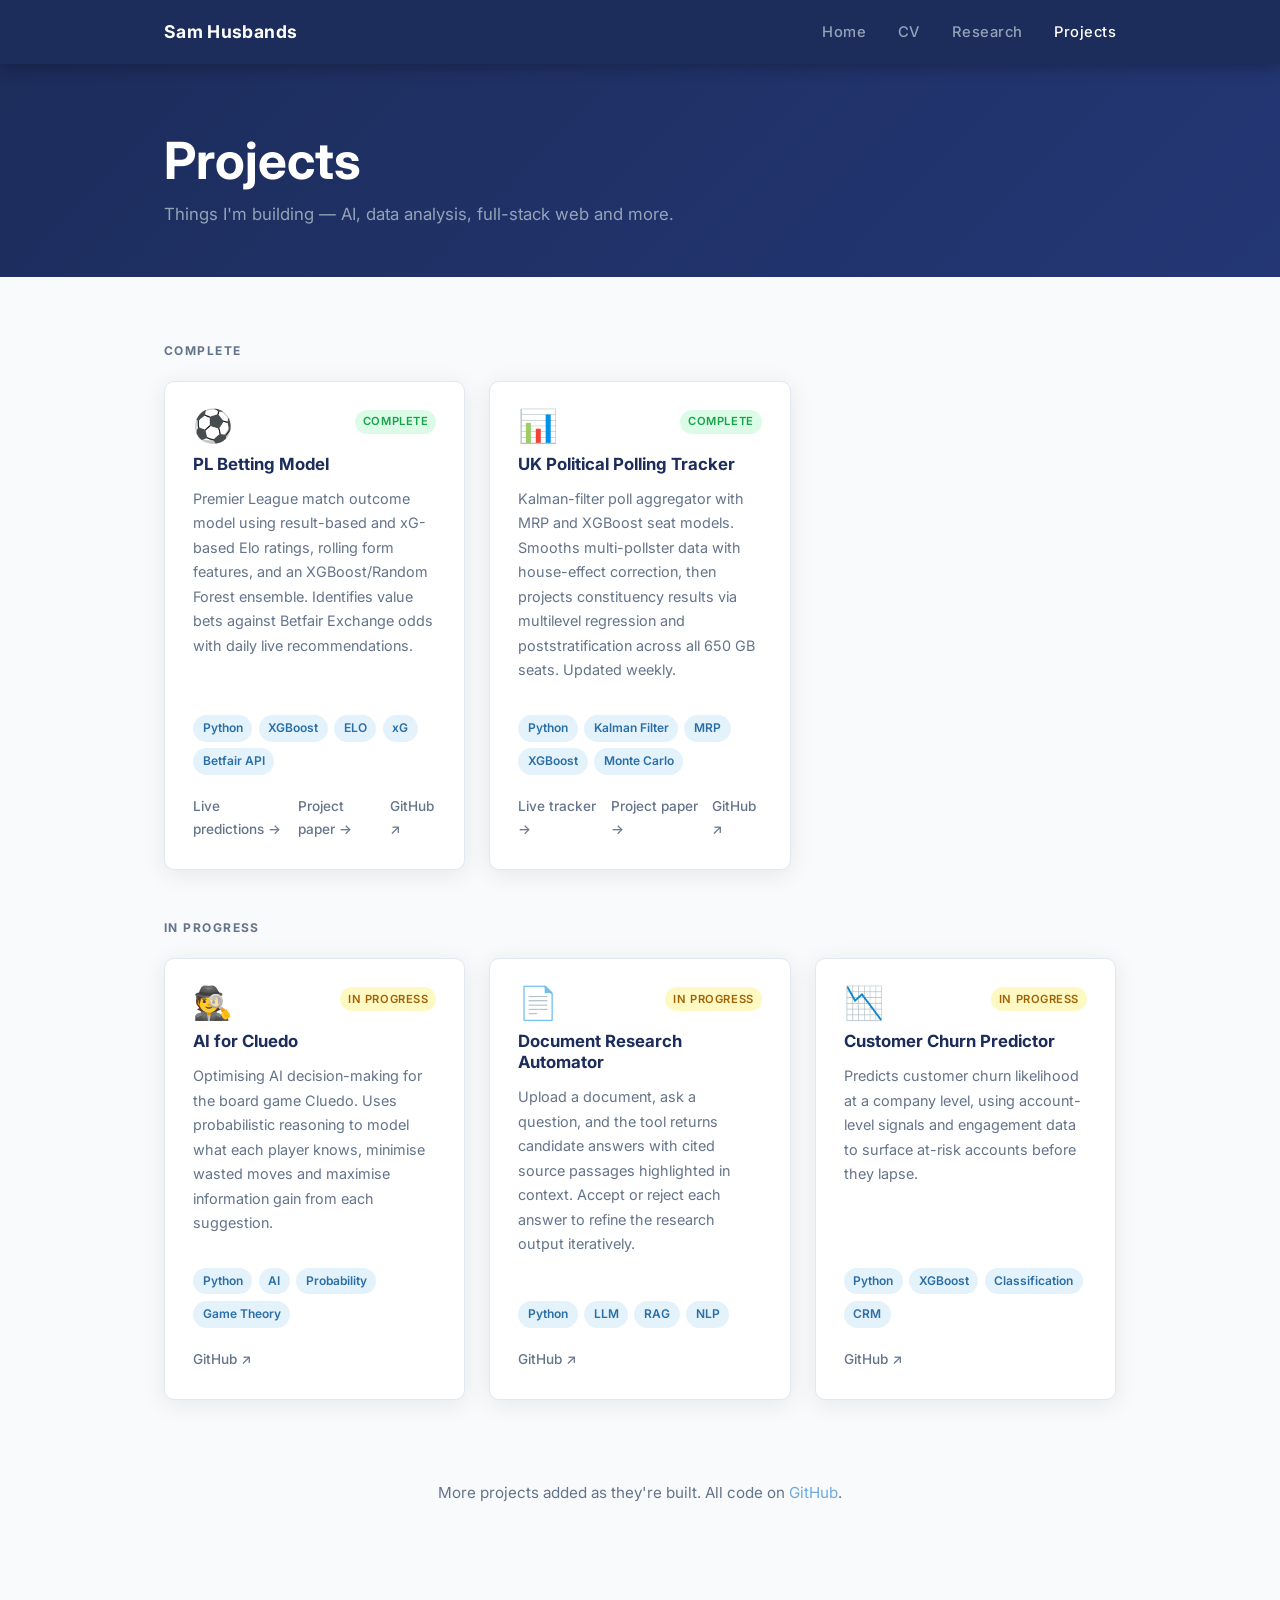
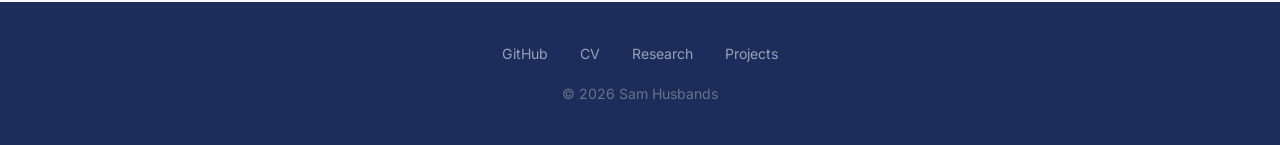
<file: projects.html>
<!DOCTYPE html>
<html lang="en">
<head>
  <meta charset="UTF-8" />
  <meta name="viewport" content="width=device-width, initial-scale=1.0" />
  <title>Projects – Sam Husbands</title>
  <meta name="description" content="Projects by Sam Husbands – AI, data analysis and full-stack web." />
  <link rel="preconnect" href="https://fonts.googleapis.com" />
  <link rel="preconnect" href="https://fonts.gstatic.com" crossorigin />
  <link href="https://fonts.googleapis.com/css2?family=Inter:wght@400;500;600;700&display=swap" rel="stylesheet" />
  <link rel="stylesheet" href="css/style.css" />
  <style>
    .projects-header {
      background: linear-gradient(135deg, var(--navy) 0%, var(--navy2) 100%);
      padding: 4rem 0 3rem;
      color: var(--white);
    }
    .projects-header h1 { color: var(--white); margin-bottom: 0.5rem; }
    .projects-header p { color: #94a3b8; font-size: 1.05rem; }

    .projects-body { padding: 4rem 0; }

    .filter-bar {
      display: flex;
      gap: 0.5rem;
      flex-wrap: wrap;
      margin-bottom: 2.5rem;
    }
    .filter-btn {
      background: var(--white);
      border: 1px solid var(--mid);
      color: var(--muted);
      padding: 0.4rem 1rem;
      border-radius: 20px;
      font-size: 0.85rem;
      font-weight: 600;
      cursor: pointer;
      transition: all var(--transition);
    }
    .filter-btn:hover,
    .filter-btn.active {
      background: var(--blue);
      border-color: var(--blue);
      color: var(--white);
    }

    .project-group {
      margin-bottom: 3rem;
    }
    .project-group-title {
      font-size: 0.75rem;
      font-weight: 700;
      text-transform: uppercase;
      letter-spacing: 0.12em;
      color: var(--muted);
      margin-bottom: 1.25rem;
    }
  </style>
</head>
<body>

  <!-- NAV -->
  <nav>
    <div class="nav-inner">
      <a href="index.html" class="nav-logo">Sam Husbands</a>
      <ul class="nav-links" id="navLinks">
        <li><a href="index.html">Home</a></li>
        <li><a href="cv.html">CV</a></li>
        <li><a href="documents.html">Research</a></li>
        <li><a href="projects.html" class="active">Projects</a></li>
      </ul>
      <button class="nav-toggle" id="navToggle" aria-label="Toggle menu">
        <span></span><span></span><span></span>
      </button>
    </div>
  </nav>

  <!-- PAGE HEADER -->
  <div class="projects-header">
    <div class="container">
      <h1>Projects</h1>
      <p>Things I'm building — AI, data analysis, full-stack web and more.</p>
    </div>
  </div>

  <!-- PROJECTS BODY -->
  <div class="projects-body">
    <div class="container">

      <!-- COMPLETE PROJECTS -->
      <div class="project-group">
        <div class="project-group-title">Complete</div>
        <div class="card-grid">

          <!-- PL BETTING MODEL -->
          <div class="project-card">
            <div class="project-card-header">
              <span class="project-icon">⚽</span>
              <span class="status-badge status-complete">Complete</span>
            </div>
            <h3>PL Betting Model</h3>
            <p>
              Premier League match outcome model using result-based and xG-based Elo ratings, rolling
              form features, and an XGBoost/Random Forest ensemble. Identifies value bets against
              Betfair Exchange odds with daily live recommendations.
            </p>
            <div class="tag-list">
              <span class="tag">Python</span>
              <span class="tag">XGBoost</span>
              <span class="tag">ELO</span>
              <span class="tag">xG</span>
              <span class="tag">Betfair API</span>
            </div>
            <div class="project-links" style="margin-top:0.5rem;">
              <a href="betting.html">Live predictions →</a>
              <a href="betting-paper.html">Project paper →</a>
              <a href="https://github.com/SamHusbands21" target="_blank" rel="noopener">GitHub ↗</a>
            </div>
          </div>

          <!-- UK POLITICAL POLLING -->
          <div class="project-card">
            <div class="project-card-header">
              <span class="project-icon">📊</span>
              <span class="status-badge status-complete">Complete</span>
            </div>
            <h3>UK Political Polling Tracker</h3>
            <p>
              Kalman-filter poll aggregator with MRP and XGBoost seat models. Smooths multi-pollster
              data with house-effect correction, then projects constituency results via
              multilevel regression and poststratification across all 650 GB seats. Updated weekly.
            </p>
            <div class="tag-list">
              <span class="tag">Python</span>
              <span class="tag">Kalman Filter</span>
              <span class="tag">MRP</span>
              <span class="tag">XGBoost</span>
              <span class="tag">Monte Carlo</span>
            </div>
            <div class="project-links" style="margin-top:0.5rem;">
              <a href="polling.html">Live tracker →</a>
              <a href="polling-paper.html">Project paper →</a>
              <a href="https://github.com/SamHusbands21/uk-polling-model" target="_blank" rel="noopener">GitHub ↗</a>
            </div>
          </div>

        </div>
      </div>

      <!-- ACTIVE PROJECTS -->
      <div class="project-group">
        <div class="project-group-title">In progress</div>
        <div class="card-grid">

          <!-- AI FOR CLUEDO -->
          <div class="project-card">
            <div class="project-card-header">
              <span class="project-icon">🕵️</span>
              <div style="display:flex;align-items:center;gap:0.5rem;">
                <span class="status-badge status-wip">In progress</span>
              </div>
            </div>
            <h3>AI for Cluedo</h3>
            <p>
              Optimising AI decision-making for the board game Cluedo. Uses probabilistic reasoning
              to model what each player knows, minimise wasted moves and maximise information gain
              from each suggestion.
            </p>
            <div class="tag-list">
              <span class="tag">Python</span>
              <span class="tag">AI</span>
              <span class="tag">Probability</span>
              <span class="tag">Game Theory</span>
            </div>
            <div class="project-links" style="margin-top:0.5rem;">
              <a href="https://github.com/SamHusbands21" target="_blank" rel="noopener">GitHub ↗</a>
            </div>
          </div>

          <!-- DOCUMENT RESEARCH AUTOMATOR -->
          <div class="project-card">
            <div class="project-card-header">
              <span class="project-icon">📄</span>
              <span class="status-badge status-wip">In progress</span>
            </div>
            <h3>Document Research Automator</h3>
            <p>
              Upload a document, ask a question, and the tool returns candidate answers with cited
              source passages highlighted in context. Accept or reject each answer to refine the
              research output iteratively.
            </p>
            <div class="tag-list">
              <span class="tag">Python</span>
              <span class="tag">LLM</span>
              <span class="tag">RAG</span>
              <span class="tag">NLP</span>
            </div>
            <div class="project-links" style="margin-top:0.5rem;">
              <a href="https://github.com/SamHusbands21" target="_blank" rel="noopener">GitHub ↗</a>
            </div>
          </div>

          <!-- CUSTOMER CHURN PREDICTOR -->
          <div class="project-card">
            <div class="project-card-header">
              <span class="project-icon">📉</span>
              <span class="status-badge status-wip">In progress</span>
            </div>
            <h3>Customer Churn Predictor</h3>
            <p>
              Predicts customer churn likelihood at a company level, using account-level signals
              and engagement data to surface at-risk accounts before they lapse.
            </p>
            <div class="tag-list">
              <span class="tag">Python</span>
              <span class="tag">XGBoost</span>
              <span class="tag">Classification</span>
              <span class="tag">CRM</span>
            </div>
            <div class="project-links" style="margin-top:0.5rem;">
              <a href="https://github.com/SamHusbands21" target="_blank" rel="noopener">GitHub ↗</a>
            </div>
          </div>

        </div>
      </div>

      <!-- MORE COMING SOON -->
      <div style="text-align:center;padding:2rem;color:var(--muted);">
        <p style="font-size:0.95rem;">More projects added as they're built. All code on
          <a href="https://github.com/SamHusbands21" target="_blank" rel="noopener">GitHub</a>.
        </p>
      </div>

    </div>
  </div>

  <!-- FOOTER -->
  <footer>
    <ul class="footer-links">
      <li><a href="https://github.com/SamHusbands21" target="_blank" rel="noopener">GitHub</a></li>
      <li><a href="cv.html">CV</a></li>
      <li><a href="documents.html">Research</a></li>
      <li><a href="projects.html">Projects</a></li>
    </ul>
    <p>&copy; <span id="year"></span> Sam Husbands</p>
  </footer>

  <script>
    document.getElementById('year').textContent = new Date().getFullYear();
    const toggle = document.getElementById('navToggle');
    const links  = document.getElementById('navLinks');
    toggle.addEventListener('click', () => links.classList.toggle('open'));
  </script>
</body>
</html>
</file>
<file: css/style.css>
/* ===== RESET & BASE ===== */
*, *::before, *::after {
  box-sizing: border-box;
  margin: 0;
  padding: 0;
}

:root {
  --navy:   #1c2c5b;
  --navy2:  #243775;
  --blue:   #6cabdd;
  --blue-d: #4a8dc4;
  --teal:   #98c8e8;
  --light:  #f8fafc;
  --mid:    #e2e8f0;
  --text:   #334155;
  --muted:  #64748b;
  --white:  #ffffff;
  --radius: 10px;
  --shadow: 0 4px 24px rgba(0,0,0,0.08);
  --transition: 0.2s ease;
}

html { scroll-behavior: smooth; }

body {
  font-family: 'Inter', sans-serif;
  background: var(--light);
  color: var(--text);
  line-height: 1.7;
  font-size: 16px;
}

a {
  color: var(--blue);
  text-decoration: none;
  transition: color var(--transition);
}
a:hover { color: var(--blue-d); }

img { max-width: 100%; display: block; }

/* ===== TYPOGRAPHY ===== */
h1, h2, h3, h4 {
  color: var(--navy);
  line-height: 1.25;
  font-weight: 700;
}
h1 { font-size: clamp(2rem, 5vw, 3.2rem); }
h2 { font-size: clamp(1.5rem, 3vw, 2rem); }
h3 { font-size: 1.2rem; }

p { margin-bottom: 1rem; }
p:last-child { margin-bottom: 0; }

/* ===== LAYOUT ===== */
.container {
  max-width: 1000px;
  margin: 0 auto;
  padding: 0 1.5rem;
}

section {
  padding: 5rem 0;
}
section:nth-child(even) {
  background: var(--white);
}

.section-title {
  font-size: clamp(1.4rem, 3vw, 1.9rem);
  margin-bottom: 0.4rem;
  position: relative;
  display: inline-block;
}
.section-title::after {
  content: '';
  display: block;
  height: 4px;
  width: 50px;
  background: var(--blue);
  border-radius: 2px;
  margin-top: 0.4rem;
}
.section-subtitle {
  color: var(--muted);
  margin-bottom: 3rem;
  margin-top: 0.75rem;
}

/* ===== NAVIGATION ===== */
nav {
  background: var(--navy);
  position: sticky;
  top: 0;
  z-index: 100;
  box-shadow: 0 2px 16px rgba(0,0,0,0.3);
}

.nav-inner {
  display: flex;
  align-items: center;
  justify-content: space-between;
  height: 64px;
  max-width: 1000px;
  margin: 0 auto;
  padding: 0 1.5rem;
}

.nav-logo {
  color: var(--white);
  font-weight: 700;
  font-size: 1.1rem;
  letter-spacing: 0.02em;
}
.nav-logo:hover { color: var(--blue); }

.nav-links {
  display: flex;
  gap: 2rem;
  list-style: none;
}

.nav-links a {
  color: #94a3b8;
  font-size: 0.92rem;
  font-weight: 500;
  letter-spacing: 0.03em;
  transition: color var(--transition);
}
.nav-links a:hover,
.nav-links a.active {
  color: var(--white);
}

.nav-toggle {
  display: none;
  flex-direction: column;
  gap: 5px;
  background: none;
  border: none;
  cursor: pointer;
  padding: 4px;
}
.nav-toggle span {
  display: block;
  width: 24px;
  height: 2px;
  background: var(--white);
  border-radius: 2px;
  transition: all var(--transition);
}

/* ===== HERO ===== */
.hero {
  background: linear-gradient(135deg, var(--navy) 0%, var(--navy2) 100%);
  color: var(--white);
  padding: 7rem 0 6rem;
}

.hero-content {
  max-width: 680px;
}

.hero-tag {
  display: inline-block;
  background: rgba(108,171,221,0.2);
  color: var(--teal);
  font-size: 0.8rem;
  font-weight: 600;
  letter-spacing: 0.1em;
  text-transform: uppercase;
  padding: 0.3rem 0.9rem;
  border-radius: 20px;
  margin-bottom: 1.5rem;
  border: 1px solid rgba(108,171,221,0.3);
}

.hero h1 {
  color: var(--white);
  margin-bottom: 1.25rem;
}

.hero h1 span {
  color: var(--blue);
}

.hero-summary {
  color: #94a3b8;
  font-size: 1.1rem;
  margin-bottom: 2.5rem;
  max-width: 560px;
}

.hero-actions {
  display: flex;
  gap: 1rem;
  flex-wrap: wrap;
}

/* ===== BUTTONS ===== */
.btn {
  display: inline-flex;
  align-items: center;
  gap: 0.5rem;
  padding: 0.7rem 1.6rem;
  border-radius: var(--radius);
  font-size: 0.92rem;
  font-weight: 600;
  transition: all var(--transition);
  cursor: pointer;
  border: 2px solid transparent;
}

.btn-primary {
  background: var(--blue);
  color: var(--white);
}
.btn-primary:hover {
  background: var(--blue-d);
  color: var(--white);
  transform: translateY(-1px);
  box-shadow: 0 6px 20px rgba(108,171,221,0.45);
}

.btn-outline {
  background: transparent;
  color: var(--white);
  border-color: rgba(255,255,255,0.3);
}
.btn-outline:hover {
  background: rgba(255,255,255,0.1);
  color: var(--white);
  border-color: rgba(255,255,255,0.6);
}

.btn-outline-dark {
  background: transparent;
  color: var(--navy);
  border-color: var(--mid);
}
.btn-outline-dark:hover {
  border-color: var(--blue);
  color: var(--blue);
}

/* ===== CARDS ===== */
.card {
  background: var(--white);
  border-radius: var(--radius);
  box-shadow: var(--shadow);
  padding: 2rem;
  border: 1px solid var(--mid);
  transition: transform var(--transition), box-shadow var(--transition);
}
.card:hover {
  transform: translateY(-3px);
  box-shadow: 0 12px 40px rgba(0,0,0,0.12);
}

.card-grid {
  display: grid;
  grid-template-columns: repeat(auto-fill, minmax(280px, 1fr));
  gap: 1.5rem;
}

/* ===== PROJECT CARDS ===== */
.project-card {
  background: var(--white);
  border-radius: var(--radius);
  border: 1px solid var(--mid);
  box-shadow: var(--shadow);
  padding: 1.75rem;
  display: flex;
  flex-direction: column;
  gap: 0.75rem;
  transition: transform var(--transition), box-shadow var(--transition);
}
.project-card:hover {
  transform: translateY(-3px);
  box-shadow: 0 12px 40px rgba(0,0,0,0.12);
}

.project-card-header {
  display: flex;
  align-items: flex-start;
  justify-content: space-between;
  gap: 1rem;
}

.project-icon {
  font-size: 2rem;
  line-height: 1;
}

.project-links {
  display: flex;
  gap: 0.75rem;
  flex-shrink: 0;
}
.project-links a {
  color: var(--muted);
  font-size: 0.85rem;
  font-weight: 500;
  display: flex;
  align-items: center;
  gap: 0.3rem;
  transition: color var(--transition);
}
.project-links a:hover { color: var(--blue); }

.project-card h3 {
  font-size: 1.05rem;
  color: var(--navy);
}

.project-card p {
  color: var(--muted);
  font-size: 0.9rem;
  flex: 1;
}

.tag-list {
  display: flex;
  flex-wrap: wrap;
  gap: 0.4rem;
  margin-top: 0.25rem;
}
.tag {
  background: #e4f2fb;
  color: #2a6fa8;
  font-size: 0.75rem;
  font-weight: 600;
  padding: 0.2rem 0.6rem;
  border-radius: 20px;
}

.status-badge {
  display: inline-block;
  font-size: 0.7rem;
  font-weight: 600;
  padding: 0.15rem 0.5rem;
  border-radius: 20px;
  text-transform: uppercase;
  letter-spacing: 0.05em;
}
.status-live {
  background: #dcfce7;
  color: #16a34a;
}
.status-wip {
  background: #fef9c3;
  color: #a16207;
}
.status-planned {
  background: #f1f5f9;
  color: var(--muted);
}
.status-complete {
  background: #dcfce7;
  color: #16a34a;
}

/* ===== CV ===== */
.cv-section {
  margin-bottom: 2.5rem;
}
.cv-section-title {
  font-size: 0.75rem;
  font-weight: 700;
  text-transform: uppercase;
  letter-spacing: 0.12em;
  color: var(--blue);
  margin-bottom: 1.25rem;
  padding-bottom: 0.5rem;
  border-bottom: 2px solid var(--mid);
}

.cv-entry {
  margin-bottom: 1.5rem;
}
.cv-entry-header {
  display: flex;
  justify-content: space-between;
  align-items: baseline;
  gap: 1rem;
  flex-wrap: wrap;
  margin-bottom: 0.25rem;
}
.cv-entry-header h3 {
  font-size: 1rem;
  color: var(--navy);
}
.cv-entry-date {
  color: var(--muted);
  font-size: 0.85rem;
  white-space: nowrap;
}
.cv-entry-org {
  color: var(--blue);
  font-size: 0.9rem;
  font-weight: 600;
  margin-bottom: 0.4rem;
}
.cv-entry ul {
  padding-left: 1.25rem;
  color: var(--text);
  font-size: 0.93rem;
}
.cv-entry ul li {
  margin-bottom: 0.25rem;
}

.skills-grid {
  display: grid;
  grid-template-columns: repeat(auto-fill, minmax(200px, 1fr));
  gap: 1rem;
}
.skill-group h4 {
  font-size: 0.85rem;
  font-weight: 700;
  color: var(--navy);
  margin-bottom: 0.5rem;
}
.skill-group .tag-list { margin-top: 0; }

/* ===== DOCUMENTS PAGE ===== */
.doc-card {
  background: var(--white);
  border-radius: var(--radius);
  border: 1px solid var(--mid);
  box-shadow: var(--shadow);
  padding: 2rem;
  display: flex;
  gap: 1.5rem;
  align-items: flex-start;
  transition: transform var(--transition), box-shadow var(--transition);
}
.doc-card:hover {
  transform: translateY(-2px);
  box-shadow: 0 12px 40px rgba(0,0,0,0.12);
}
.doc-icon {
  font-size: 2.5rem;
  flex-shrink: 0;
}
.doc-info h3 { margin-bottom: 0.4rem; }
.doc-info p {
  color: var(--muted);
  font-size: 0.92rem;
  margin-bottom: 1rem;
}
.doc-meta {
  display: flex;
  gap: 1.5rem;
  flex-wrap: wrap;
  font-size: 0.82rem;
  color: var(--muted);
  margin-bottom: 1rem;
}
.doc-meta span { display: flex; align-items: center; gap: 0.3rem; }
.doc-actions { display: flex; gap: 0.75rem; flex-wrap: wrap; }

/* ===== FOOTER ===== */
footer {
  background: var(--navy);
  color: #64748b;
  text-align: center;
  padding: 2.5rem 1.5rem;
  font-size: 0.88rem;
}
footer a {
  color: #94a3b8;
}
footer a:hover { color: var(--white); }

.footer-links {
  display: flex;
  justify-content: center;
  gap: 2rem;
  margin-bottom: 1rem;
  list-style: none;
}

/* ===== RESPONSIVE ===== */
@media (max-width: 640px) {
  .nav-links {
    display: none;
    flex-direction: column;
    position: absolute;
    top: 64px;
    left: 0;
    right: 0;
    background: var(--navy2);
    padding: 1.5rem;
    gap: 1.25rem;
    border-top: 1px solid rgba(255,255,255,0.08);
  }
  .nav-links.open { display: flex; }
  .nav-toggle { display: flex; }

  .hero { padding: 4rem 0; }
  section { padding: 3rem 0; }

  .doc-card { flex-direction: column; }

  .cv-entry-header { flex-direction: column; gap: 0.1rem; }
}
</file>
